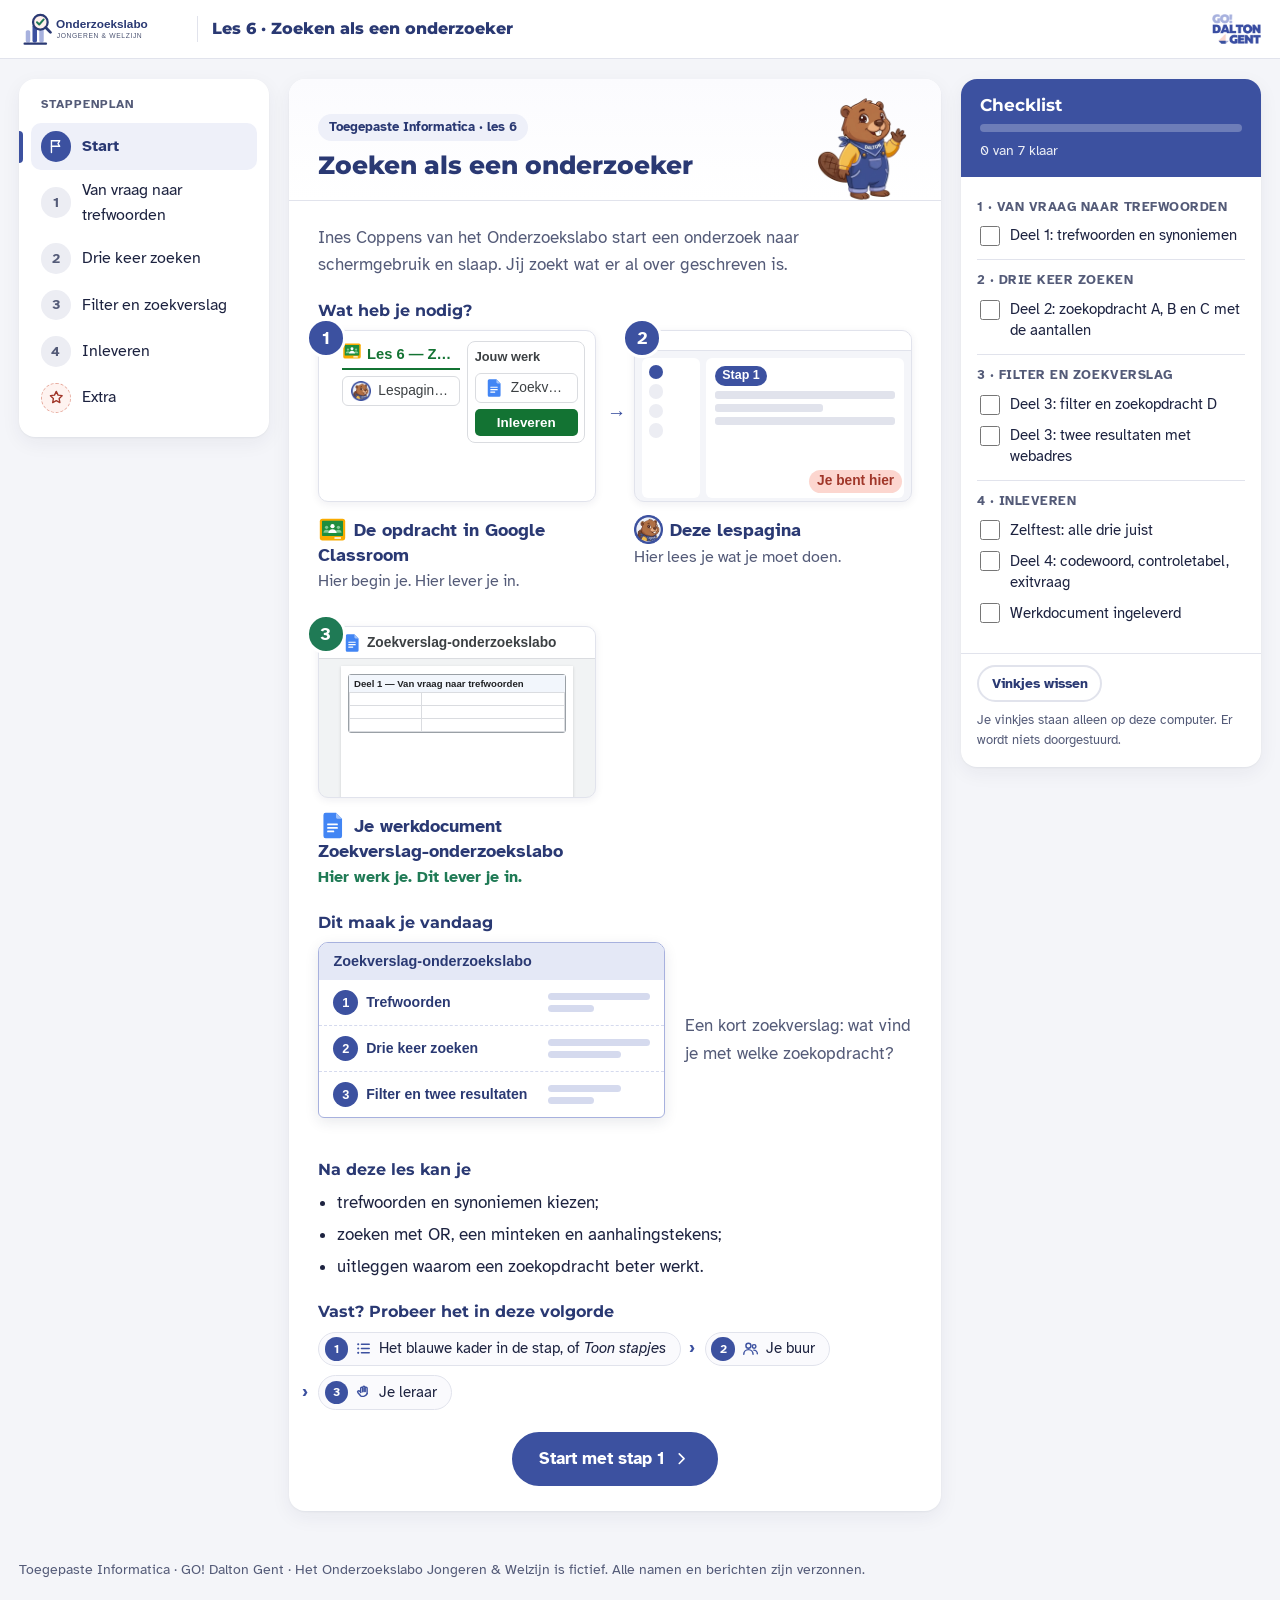
<file: index.html>
<!DOCTYPE html>
<html lang="nl-BE">
<head>
  <meta charset="UTF-8">
  <meta name="viewport" content="width=device-width, initial-scale=1">
  <title>Lespagina · Les 6 · Zoeken als een onderzoeker · Onderzoekslabo</title>
  <link rel="icon" href="assets/logos/lespagina-icon.png" type="image/png">
  <link rel="stylesheet" href="css/style.css">
</head>
<body data-storage="zoeken-labo_v1_" data-modus-start="kort" data-laatste-stap="4" data-ai-hulp="uit">

<!-- Pictogrammen: eenvoudige lijntekeningen, eigen werk. -->
<svg xmlns="http://www.w3.org/2000/svg" style="display:none">
  <symbol id="i-flag" viewBox="0 0 24 24"><path d="M5 21V4"/><path d="M5 4h12l-2.5 4 2.5 4H5"/></symbol>
  <symbol id="i-check" viewBox="0 0 24 24"><path d="M5 12.5l4.5 4.5L19 7.5"/></symbol>
  <symbol id="i-check-circle" viewBox="0 0 24 24"><circle cx="12" cy="12" r="9"/><path d="M8 12.5l2.7 2.7L16 10"/></symbol>
  <symbol id="i-list" viewBox="0 0 24 24"><path d="M9 6h11M9 12h11M9 18h11"/><path d="M4.5 6h.01M4.5 12h.01M4.5 18h.01" stroke-width="3"/></symbol>
  <symbol id="i-bulb" viewBox="0 0 24 24"><path d="M9 18h6M10 21h4"/><path d="M12 3a6 6 0 0 0-4 10.5c.7.7 1 1.5 1 2.5h6c0-1 .3-1.8 1-2.5A6 6 0 0 0 12 3z"/></symbol>
  <symbol id="i-alert" viewBox="0 0 24 24"><path d="M12 3.5l9.5 17h-19z"/><path d="M12 10v4.5M12 17.5h.01"/></symbol>
  <symbol id="i-users" viewBox="0 0 24 24"><circle cx="9" cy="8" r="3.5"/><path d="M2.5 20a6.5 6.5 0 0 1 13 0"/><circle cx="17" cy="9" r="2.5"/><path d="M16.5 14.2a5 5 0 0 1 5 5"/></symbol>
  <symbol id="i-send" viewBox="0 0 24 24"><path d="M12 15V3M7 8l5-5 5 5"/><path d="M4 14v6h16v-6"/></symbol>
  <symbol id="i-star" viewBox="0 0 24 24"><path d="M12 3.5l2.6 5.4 5.9.8-4.3 4.1 1 5.9L12 16.9l-5.2 2.8 1-5.9-4.3-4.1 5.9-.8z"/></symbol>
  <symbol id="i-hand" viewBox="0 0 24 24"><path d="M8 12V6a1.5 1.5 0 0 1 3 0v5"/><path d="M11 10.5V4.5a1.5 1.5 0 0 1 3 0v6"/><path d="M14 10.5V6a1.5 1.5 0 0 1 3 0v7.5"/><path d="M8 11.5l-1.5-1.5a1.6 1.6 0 0 0-2.3 2.3l3.6 4.2A6.5 6.5 0 0 0 17 13.5"/></symbol>
  <symbol id="i-left" viewBox="0 0 24 24"><path d="M15 6l-6 6 6 6"/></symbol>
  <symbol id="i-right" viewBox="0 0 24 24"><path d="M9 6l6 6-6 6"/></symbol>
  <symbol id="i-info" viewBox="0 0 24 24"><circle cx="12" cy="12" r="9"/><path d="M12 11v5.5M12 7.6h.01"/></symbol>
  <symbol id="i-lock" viewBox="0 0 24 24"><rect x="5" y="11" width="14" height="10" rx="2"/><path d="M8 11V8a4 4 0 0 1 8 0v3"/></symbol>
</svg>

<div class="teacher-banner">Leraarweergave: de roze kaders tonen waar je een screenshot kan plaatsen. Leerlingen zien die kaders niet.</div>

<header class="topbar">
  <div class="topbar-inner">
    <a class="brand" href="index.html" title="Naar het begin van de les">
      <img src="assets/onderzoekslabo-logo.svg" alt="Onderzoekslabo Jongeren &amp; Welzijn">
      <span class="brand-lesson">Les 6 · Zoeken als een onderzoeker</span>
    </a>
    <span class="topbar-spacer"></span>
    <img class="dalton-mark" src="assets/dalton-gent-logo.png" alt="GO! Dalton Gent">
  </div>
</header>

<div class="layout">

  <!-- ============ LINKS: de route ============ -->
  <nav class="route" aria-label="Stappenplan">
    <p class="route-title">Stappenplan</p>
    <button class="nav-btn" type="button" data-step="start"><span class="nav-num"><svg class="ic" aria-hidden="true"><use href="#i-flag"/></svg></span><span class="nav-lbl">Start</span></button>
    <button class="nav-btn" type="button" data-step="1"><span class="nav-num"><span class="nav-n">1</span><svg class="ic nav-check" aria-hidden="true"><use href="#i-check"/></svg></span><span class="nav-lbl">Van vraag naar trefwoorden</span></button>
    <button class="nav-btn" type="button" data-step="2"><span class="nav-num"><span class="nav-n">2</span><svg class="ic nav-check" aria-hidden="true"><use href="#i-check"/></svg></span><span class="nav-lbl">Drie keer zoeken</span></button>
    <button class="nav-btn" type="button" data-step="3"><span class="nav-num"><span class="nav-n">3</span><svg class="ic nav-check" aria-hidden="true"><use href="#i-check"/></svg></span><span class="nav-lbl">Filter en zoekverslag</span></button>
    <button class="nav-btn" type="button" data-step="4"><span class="nav-num"><span class="nav-n">4</span><svg class="ic nav-check" aria-hidden="true"><use href="#i-check"/></svg></span><span class="nav-lbl">Inleveren</span></button>
    <button class="nav-btn extra" type="button" data-step="extra"><span class="nav-num"><svg class="ic" aria-hidden="true"><use href="#i-star"/></svg></span><span class="nav-lbl">Extra</span></button>
  </nav>

  <!-- ============ MIDDEN: één stap tegelijk ============ -->
  <main id="main">

    <!-- ===== START ===== -->
    <section class="pane" id="pane-start" aria-labelledby="h-start">
      <article class="card">
        <header class="card-head met-mascotte">
          <div>
            <div class="tags"><span class="tag tag-where">Toegepaste Informatica · les 6</span></div>
            <h1 id="h-start">Zoeken als een onderzoeker</h1>
          </div>
          <img class="mascotte-kop" src="assets/mascotte/dalton_welkom.webp" alt="" width="120" height="120">
        </header>
        <div class="card-body">
          <p class="intro">Ines Coppens van het Onderzoekslabo start een onderzoek naar schermgebruik en slaap. Jij zoekt wat er al over geschreven is.</p>

          <h2 class="sec">Wat heb je nodig?</h2>
          <ol class="nodig">
            <li class="nodig-item">
              <div class="mock mock-opdracht" aria-hidden="true"><div class="mo-midden"><div class="mo-titel"><img class="logo" src="assets/logos/classroom.svg" alt="">Les 6 — Zoeken als een onderzoeker</div><div class="mo-chip"><img class="logo" src="assets/logos/lespagina.webp" alt=""><span>Lespagina · Les 6</span></div></div><div class="mo-werk"><div class="mo-werk-kop">Jouw werk</div><div class="mo-chip"><img class="logo" src="assets/logos/docs.svg" alt=""><span>Zoekverslag-onderzoekslabo</span></div><div class="mo-knop">Inleveren</div></div></div>
              <p class="nodig-naam"><img class="logo" src="assets/logos/classroom.svg" alt="">De opdracht in Google Classroom</p>
              <p class="nodig-uitleg">Hier begin je. Hier lever je in.</p>
            </li>
            <li class="nodig-item">
              <div class="mock mock-lespagina" aria-hidden="true">
                <div class="ml-balk"></div>
                <div class="ml-midden">
                  <div class="ml-route"><span></span><span></span><span></span><span></span></div>
                  <div class="ml-stap"><span class="ml-tag">Stap 1</span><span class="ml-lijn"></span><span class="ml-lijn kort"></span><span class="ml-lijn"></span></div>
                </div>
                <div class="ml-hier">Je bent hier</div>
              </div>
              <p class="nodig-naam"><img class="logo" src="assets/logos/lespagina.webp" alt="">Deze lespagina</p>
              <p class="nodig-uitleg">Hier lees je wat je moet doen.</p>
            </li>
            <li class="nodig-item inleveren">
              <div class="mock mock-werkdocument" aria-hidden="true">
                <div class="mw-balk"><img class="logo" src="assets/logos/docs.svg" alt="">Zoekverslag-onderzoekslabo</div>
                <div class="mw-blad">
                  <div class="mw-venster">
                    <div class="mw-kop">Deel 1 — Van vraag naar trefwoorden</div>
                    <div class="mw-rijen"><span></span><span></span><span></span><span></span><span></span><span></span></div>
                  </div>
                </div>
              </div>
              <p class="nodig-naam"><img class="logo" src="assets/logos/docs.svg" alt="">Je werkdocument Zoekverslag-onderzoekslabo</p>
              <p class="nodig-uitleg">Hier werk je. Dit lever je in.</p>
            </li>
          </ol>

          <h2 class="sec">Dit maak je vandaag</h2>
          <div class="vandaag">
            <div class="mailbouw" role="img" aria-label="Tekening van het zoekverslag in drie delen: 1 trefwoorden en synoniemen, 2 drie keer zoeken, 3 filter en twee resultaten.">
              <div class="mb-kop">Zoekverslag-onderzoekslabo</div>
              <div class="mb-rij"><span class="mb-naam"><b>1</b> Trefwoorden</span><span class="mb-balk"><i></i><i class="kort"></i></span></div>
              <div class="mb-rij"><span class="mb-naam"><b>2</b> Drie keer zoeken</span><span class="mb-balk"><i></i><i class="mid"></i></span></div>
              <div class="mb-rij"><span class="mb-naam"><b>3</b> Filter en twee resultaten</span><span class="mb-balk"><i class="mid"></i><i class="kort"></i></span></div>
            </div>
            <p>Een kort zoekverslag: wat vind je met welke zoekopdracht?</p>
          </div>

          <h2 class="sec">Na deze les kan je</h2>
          <ul class="doelen">
            <li>trefwoorden en synoniemen kiezen;</li>
            <li>zoeken met OR, een minteken en aanhalingstekens;</li>
            <li>uitleggen waarom een zoekopdracht beter werkt.</li>
          </ul>

          <h2 class="sec">Vast? Probeer het in deze volgorde</h2>
          <ol class="vast">
            <li><svg class="ic" aria-hidden="true"><use href="#i-list"/></svg><span>Het blauwe kader in de stap, of <em>Toon stapjes</em></span></li>
            <li><svg class="ic" aria-hidden="true"><use href="#i-users"/></svg><span>Je buur</span></li>
            <li><svg class="ic" aria-hidden="true"><use href="#i-hand"/></svg><span>Je leraar</span></li>
          </ol>

          <p class="start-cta"><button class="btn btn-primary" type="button" data-goto="1">Start met stap 1 <svg class="ic" aria-hidden="true"><use href="#i-right"/></svg></button></p>
        </div>
      </article>
    </section>


    <!-- ===== STAP 1 ===== -->
    <section class="pane" id="pane-1" aria-labelledby="h-1">
      <article class="card">
        <header class="card-head"><div class="tags"><span class="tag tag-step">Stap 1</span><span class="tag tag-where"><img class="logo" src="assets/logos/docs.svg" alt=""> Werkdocument, deel 1</span></div><h2 id="h-1">Van vraag naar trefwoorden</h2></header>
        <div class="card-body">
          <p class="intro">Je haalt de trefwoorden uit de vraag van Ines.</p>
          <div class="todo-box">
            <div class="todo-head"><h3><svg class="ic" aria-hidden="true"><use href="#i-list"/></svg> Wat moet je doen?</h3></div>
            <ol class="doe">
<li><span class="doe-tekst">Maak deel 1 in je werkdocument.</span><span class="naar-kader"><svg class="ic" aria-hidden="true"><use href="#i-info"/></svg>Gebruik de informatie uit het blauwe kader hieronder.</span></li>
<li><span class="doe-tekst">Kies nog twee trefwoorden uit de vraag.</span></li>
<li><span class="doe-tekst">Zoek bij elk trefwoord een synoniem.</span></li>
<li><span class="doe-tekst">Typ ze in de lichtblauwe vakken.</span><span class="sub">Eén woord per vak. Typ in het vak, niet ernaast.</span></li>
<li><span class="doe-tekst">Beantwoord vraag 2 in één zin.</span></li>
            </ol>
          </div>
          <div class="info" role="group" aria-labelledby="info-1">
            <div class="info-kop"><svg class="ic" aria-hidden="true"><use href="#i-info"/></svg><span class="info-soort">Info</span><h3 id="info-1">Van vraag naar trefwoorden</h3><span class="info-bij">bij deel 1</span></div>
            <div class="info-body"><ul><li><strong>Zoekmachine:</strong> zoekt op woorden. Typ dus geen hele vraag.</li><li><strong>Trefwoord:</strong> een belangrijk woord uit de vraag. Het zegt waarover je zoekt.</li><li><strong>Synoniem:</strong> een ander woord met dezelfde betekenis. Een Engels woord mag ook.</li><li><strong>Kleine woorden</strong> (als, ze, op, hun) laat je weg.</li></ul></div>
          </div>
          <div class="tip"><svg class="ic" aria-hidden="true"><use href="#i-bulb"/></svg><p><strong>Staat er een zin in je vak?</strong> Hou één woord over.</p></div>
        </div>
        <footer class="card-nav"><button class="btn" type="button" data-goto="start"><svg class="ic" aria-hidden="true"><use href="#i-left"/></svg> Start</button><button class="btn btn-primary" type="button" data-goto="2">Stap 2 <svg class="ic" aria-hidden="true"><use href="#i-right"/></svg></button></footer>
      </article>
    </section>


    <!-- ===== STAP 2 ===== -->
    <section class="pane" id="pane-2" aria-labelledby="h-2">
      <article class="card">
        <header class="card-head"><div class="tags"><span class="tag tag-step">Stap 2</span><span class="tag tag-where"><img class="logo" src="assets/logos/docs.svg" alt=""> Werkdocument, deel 2</span></div><h2 id="h-2">Drie keer zoeken</h2></header>
        <div class="card-body">
          <p class="intro">Je ziet wat elke zoekopdracht oplevert.</p>
          <div class="todo-box">
            <div class="todo-head"><h3><svg class="ic" aria-hidden="true"><use href="#i-list"/></svg> Wat moet je doen?</h3></div>
            <ol class="doe">
<li><span class="doe-tekst">Maak deel 2 in je werkdocument.</span><span class="naar-kader"><svg class="ic" aria-hidden="true"><use href="#i-info"/></svg>Gebruik de informatie uit het blauwe kader hieronder.</span></li>
<li><details class="stapjes"><summary><span class="doe-tekst">Open Google in een nieuw tabblad.</span><span class="stapjes-knop" aria-hidden="true"></span></summary>
<ol class="klein">
<li><p>Klik rechts van je tabbladen op het plusje.</p><div class="teken-tabs" role="img" aria-label="Tekening van de tabbladen bovenaan in Chrome: Google Classroom, Lespagina Les 6 en Zoekverslag-onderzoekslabo. Het plusje rechts ervan staat in een rood kader."><span class="tt-tab"><img class="logo" src="assets/logos/classroom.svg" alt="">Google Classroom</span><span class="tt-tab"><img class="logo" src="assets/logos/lespagina.webp" alt="">Lespagina · Les 6</span><span class="tt-tab actief"><img class="logo" src="assets/logos/docs.svg" alt="">Zoekverslag-onderzoekslabo</span><span class="tt-tab wijs" style="flex:0 0 auto">+</span></div></li>
<li><p>Typ <strong>google.com</strong> en druk op <strong>Enter</strong>.</p></li>
</ol>
</details></li>
<li><details class="stapjes"><summary><span class="doe-tekst">Zoek drie keer: A, B en C.</span><span class="stapjes-knop" aria-hidden="true"></span></summary>
<ol class="klein">
<li><p><strong>A</strong> · Kopieer de vraag van Ines uit je werkdocument. Plak ze in het zoekvak en druk op <strong>Enter</strong>.</p><div class="gzoek" role="img" aria-label="Tekening van het zoekvak van Google met de hele vraag: Slapen jongeren slechter als ze 's avonds op hun gsm zitten? Het zoekvak staat in een rood kader."><div class="gz-vak wijs">Slapen jongeren slechter als ze 's avonds op hun gsm zitten?</div></div><span class="sub">Tel de resultaten. Schrijf het getal bij A.</span></li>
<li><p><strong>B</strong> · Wis de vraag. Typ <strong>geen zin</strong> meer: alleen je drie trefwoorden uit deel 1. Zet <strong>OR</strong> tussen gsm en smartphone.</p><div class="gzoek" role="img" aria-label="Tekening van het zoekvak met slapen jongeren gsm OR smartphone. Slapen jongeren zijn je trefwoorden uit deel 1, gsm OR smartphone is een trefwoord OR zijn synoniem. Niet goed: nog de hele zin met OR erbij, of alleen gsm OR smartphone, want dan zoek je niet meer naar slaap en jongeren."><div class="gz-vak wijs">slapen jongeren gsm OR smartphone</div><ul class="gz-uitleg"><li><code>slapen jongeren</code> je trefwoorden uit deel 1</li><li><code>gsm OR smartphone</code> trefwoord OR synoniem</li></ul><ul class="gz-uitleg niet"><li><b>Niet:</b> <code>Slapen jongeren slechter als … gsm OR smartphone</code> nog een zin</li><li><b>Niet:</b> <code>gsm OR smartphone</code> dan zoek je niet naar slaap en jongeren</li></ul></div><span class="sub">Een voorbeeld: gebruik jouw trefwoorden uit deel 1.</span></li>
<li><p><strong>C</strong> · Laat B staan. Zet er een woordgroep tussen aanhalingstekens en een woord met een minteken achter.</p><div class="gzoek" role="img" aria-label="Tekening van het zoekvak met zoekopdracht B, daarachter blauw licht tussen aanhalingstekens en -kopen. Blauw licht tussen aanhalingstekens: die woorden staan verplicht in elk resultaat, precies zo. -kopen toont geen pagina's met kopen."><div class="gz-vak wijs">slapen jongeren gsm OR smartphone "blauw licht" -kopen</div><ul class="gz-uitleg"><li><code>slapen jongeren gsm OR smartphone</code> zoekopdracht B</li><li><code>"blauw licht"</code> precies deze woorden, verplicht in elk resultaat</li><li><code>-kopen</code> geen pagina's met kopen</li></ul></div><span class="sub">Dit voorbeeld mag je overnemen.</span></li>
</ol>
</details></li>
<li><details class="stapjes"><summary><span class="doe-tekst">Tel na elke zoekopdracht de resultaten.</span><span class="stapjes-knop" aria-hidden="true"></span></summary>
<ol class="klein">
<li><p>Kijk naar de eerste 5 gewone resultaten. Sla het AI-overzicht en de advertenties over.</p><div class="gres" role="img" aria-label="Tekening van een pagina met zoekresultaten. Boven staan het AI-overzicht en een advertentie met Gesponsord: die tellen niet mee. Eronder staan gewone resultaten: die tellen wel mee."><div class="gr-blok nee"><span class="gr-naam">AI-overzicht <span>telt niet</span></span><i class="gr-lijn"></i><i class="gr-lijn kort"></i></div><div class="gr-blok nee"><span class="gr-naam">Gesponsord <span>telt niet</span></span><i class="gr-lijn"></i><i class="gr-lijn kort"></i></div><div class="gr-blok ja"><span class="gr-naam">Gewoon resultaat 1 <span>telt</span></span><i class="gr-lijn"></i><i class="gr-lijn kort"></i></div><div class="gr-blok ja"><span class="gr-naam">Gewoon resultaat 2 <span>telt</span></span><i class="gr-lijn"></i><i class="gr-lijn kort"></i></div></div></li>
<li><p>Gaat een resultaat over slaap én schermen én jongeren? Dan telt het.</p></li>
<li><p>Schrijf in deel 2 wat je typte en het getal (0 tot 5).</p><div class="zv-tabel" role="img" aria-label="Tekening van de tabel van deel 2, ingevuld als voorbeeld. Rij A: de hele vraag, 1. Rij B: slapen jongeren gsm OR smartphone, 3. Rij C: slapen jongeren gsm OR smartphone, blauw licht tussen aanhalingstekens, -kopen, 4."><div class="zv-rij"><span></span><span>Wat typte je?</span><span>0–5</span></div><div class="zv-rij"><span>A</span><span class="grijs">Slapen jongeren slechter als ze 's avonds op hun gsm zitten?</span><span class="vak">1</span></div><div class="zv-rij"><span>B</span><span class="vak">slapen jongeren gsm OR smartphone</span><span class="vak">3</span></div><div class="zv-rij"><span>C</span><span class="vak">slapen jongeren gsm OR smartphone "blauw licht" -kopen</span><span class="vak">4</span></div></div><span class="sub">Een voorbeeld: jouw getallen mogen anders zijn.</span></li>
</ol>
</details><span class="sub">Je buur telt misschien andere resultaten: dat is normaal.</span></li>
<li><span class="doe-tekst">Beantwoord vraag 2 over je minteken.</span></li>
            </ol>
          </div>
          <div class="info" role="group" aria-labelledby="info-2">
            <div class="info-kop"><svg class="ic" aria-hidden="true"><use href="#i-info"/></svg><span class="info-soort">Info</span><h3 id="info-2">Zo typ je het in Google</h3><span class="info-bij">bij deel 2</span></div>
            <div class="info-body"><ul><li><strong>Alle woorden erin:</strong> een spatie tussen de woorden: <code>slaap jongeren</code></li><li><strong>Een van twee woorden:</strong> OR in hoofdletters ertussen: <code>gsm OR smartphone</code></li><li><strong>Een woord niet:</strong> een minteken vlak voor het woord, zonder spatie: <code>-app</code></li><li><strong>Precies deze woorden:</strong> tussen aanhalingstekens: <code>"blauw licht"</code><br>Deze woorden moeten <span class="verplicht">verplicht</span> in elk zoekresultaat staan, precies zo.</li></ul></div>
          </div>
          <div class="tip"><svg class="ic" aria-hidden="true"><use href="#i-bulb"/></svg><p><strong>Staat er bovenaan een AI-overzicht?</strong> Tel het niet mee.</p></div>
        </div>
        <footer class="card-nav"><button class="btn" type="button" data-goto="1"><svg class="ic" aria-hidden="true"><use href="#i-left"/></svg> Stap 1</button><button class="btn btn-primary" type="button" data-goto="3">Stap 3 <svg class="ic" aria-hidden="true"><use href="#i-right"/></svg></button></footer>
      </article>
    </section>


    <!-- ===== STAP 3 ===== -->
    <section class="pane" id="pane-3" aria-labelledby="h-3">
      <article class="card">
        <header class="card-head"><div class="tags"><span class="tag tag-step">Stap 3</span><span class="tag tag-where"><img class="logo" src="assets/logos/docs.svg" alt=""> Werkdocument, deel 3</span></div><h2 id="h-3">Filter en zoekverslag</h2></header>
        <div class="card-body">
          <p class="intro">Een filter laat maar een deel van de resultaten zien.</p>
          <div class="todo-box">
            <div class="todo-head"><h3><svg class="ic" aria-hidden="true"><use href="#i-list"/></svg> Wat moet je doen?</h3></div>
            <ol class="doe">
<li><span class="doe-tekst">Maak deel 3 in je werkdocument.</span><span class="naar-kader"><svg class="ic" aria-hidden="true"><use href="#i-info"/></svg>Gebruik de informatie uit het blauwe kader hieronder.</span></li>
<li><details class="stapjes"><summary><span class="doe-tekst">Kies een filter onder <span class="ui">Tools</span>.</span><span class="stapjes-knop" aria-hidden="true"></span></summary>
<ol class="klein">
<li><p>Zoek je beste zoekopdracht. Klik onder het zoekvak op <span class="ui">Tools</span>.</p><div class="gzoek" role="img" aria-label="Tekening van het zoekvak van Google met daaronder de tabs Alle, Afbeeldingen, Video's, Nieuws en Tools. Tools staat in een rood kader."><div class="gz-vak">slaap jongeren gsm OR smartphone</div><div class="gz-tabs"><span class="aan">Alle</span><span>Afbeeldingen</span><span>Video's</span><span>Nieuws</span><span class="wijs">Tools</span></div></div></li>
<li><p>Klik op <span class="ui">Elke periode</span>.</p><div class="gzoek" role="img" aria-label="Tekening van het menu van Tools met Elke taal, Elke periode in een rood kader, Alle resultaten en Geavanceerd zoeken."><div class="gz-lijst"><div>Elke taal</div><div class="wijs">Elke periode</div><div>Alle resultaten</div><div>Geavanceerd zoeken</div></div></div></li>
<li><p>Kies <span class="ui">Afgelopen jaar</span>.</p><div class="gzoek" role="img" aria-label="Tekening van de lijst met periodes: Elke periode, Afgelopen uur, Afgelopen 24 uur, Afgelopen week, Afgelopen maand, Afgelopen jaar in een rood kader, en Aangepaste periode."><div class="gz-lijst"><div>Elke periode</div><div>Afgelopen uur</div><div>Afgelopen 24 uur</div><div>Afgelopen week</div><div>Afgelopen maand</div><div class="wijs">Afgelopen jaar</div><div>Aangepaste periode…</div></div></div></li>
</ol>
</details><span class="sub">Weer weg: klik onder <span class="ui">Tools</span> op <span class="ui">Wissen</span>.</span></li>
<li><details class="stapjes"><summary><span class="doe-tekst">Kopieer het webadres van twee resultaten.</span><span class="stapjes-knop" aria-hidden="true"></span></summary>
<ol class="klein">
<li><p>Klik op een bruikbaar resultaat.</p></li>
<li><p>Klik bovenaan in de adresbalk. Het hele adres wordt blauw.</p><div class="adresbalk" role="img" aria-label="Tekening van de adresbalk van Chrome met het webadres van een pagina, blauw geselecteerd, in een rood kader."><span class="ab-pijlen">&larr; &rarr; &#8635;</span><span class="ab-vak wijs"><span class="ab-adres">www.voorbeeld.be/slaap-en-schermen</span></span></div></li>
<li><p>Druk op <strong>Ctrl</strong> + <strong>C</strong>.</p></li>
<li><p>Klik in deel 3 in het vak onder <em>Webadres</em>. Druk op <strong>Ctrl</strong> + <strong>V</strong>.</p></li>
</ol>
</details></li>
<li><span class="doe-tekst">Leg uit of D beter werkt dan A.</span></li>
            </ol>
          </div>
          <div class="info" role="group" aria-labelledby="info-3">
            <div class="info-kop"><svg class="ic" aria-hidden="true"><use href="#i-info"/></svg><span class="info-soort">Info</span><h3 id="info-3">Een filter en een bruikbaar resultaat</h3><span class="info-bij">bij deel 3</span></div>
            <div class="info-body"><ul><li><strong>Filter:</strong> een keuze onder het zoekvak die maar een deel van de resultaten toont, bv. alleen het afgelopen jaar.</li><li><strong>Bruikbaar:</strong> het resultaat gaat over slaap én schermen.</li><li><strong>Webadres:</strong> het adres van de pagina zelf, bovenaan in de adresbalk.</li></ul></div>
          </div>
          <div class="tip"><svg class="ic" aria-hidden="true"><use href="#i-bulb"/></svg><p><strong>Begint je webadres met google.com?</strong> Klik eerst op het resultaat. Kopieer dan het adres.</p></div>
        </div>
        <footer class="card-nav"><button class="btn" type="button" data-goto="2"><svg class="ic" aria-hidden="true"><use href="#i-left"/></svg> Stap 2</button><button class="btn btn-primary" type="button" data-goto="4">Inleveren <svg class="ic" aria-hidden="true"><use href="#i-right"/></svg></button></footer>
      </article>
    </section>


    <!-- ===== STAP 4 ===== -->
    <section class="pane" id="pane-4" aria-labelledby="h-4">
      <article class="card">
        <header class="card-head met-mascotte">
          <div>
            <div class="tags"><span class="tag tag-step">Stap 4</span><span class="tag tag-where"><svg class="ic" aria-hidden="true"><use href="#i-send"/></svg> Inleveren</span><span class="tag tag-where"><img class="logo" src="assets/logos/docs.svg" alt=""> Werkdocument, deel 4</span></div>
            <h2 id="h-4">Inleveren</h2>
          </div>
          <img class="mascotte-kop" src="assets/mascotte/dalton_inleveren.webp" alt="" width="120" height="120">
        </header>
        <div class="card-body">
          <p class="intro">Beantwoord eerst de drie vragen: zijn ze allemaal juist, dan zie je hoe je inlevert.</p>
          <div class="quiz">
            <div class="quiz-q" data-ok="Juist. OR zegt: het ene woord, het andere woord, of allebei. Zo vind je meer." data-nok="Nog niet. Kijk in stap 2 in het blauwe kader: wat doet OR?">
              <p>1. Waarom zet je OR tussen gsm en smartphone?</p>
              <div class="opts">
                <button type="button" data-right>Zo vind je pagina's met het ene of het andere woord</button>
                <button type="button">Zo vind je alleen pagina's met allebei de woorden</button>
                <button type="button">Zo vind je geen pagina's met smartphone</button>
              </div>
              <p class="feedback" role="status"></p>
            </div>
            <div class="quiz-q" data-ok="Juist. Het minteken staat vlak voor het woord, zonder spatie." data-nok="Nog niet. Kijk in stap 2 in het blauwe kader: waar staat het minteken?">
              <p>2. Welke zoekopdracht sluit pagina's over baby's uit?</p>
              <div class="opts">
                <button type="button">slaap jongeren - baby</button>
                <button type="button" data-right>slaap jongeren -baby</button>
                <button type="button">slaap jongeren NOT baby</button>
              </div>
              <p class="feedback" role="status"></p>
            </div>
            <div class="quiz-q" data-ok="Juist. Het AI-overzicht en de advertenties tel je niet mee." data-nok="Nog niet. Kijk in stap 2 naar de tip: wat tel je niet mee?">
              <p>3. Je telt de eerste 5 resultaten. Wat tel je niet mee?</p>
              <div class="opts">
                <button type="button">Een resultaat van een krant</button>
                <button type="button" data-right>Het AI-overzicht</button>
                <button type="button">Een resultaat van een school</button>
              </div>
              <p class="feedback" role="status"></p>
            </div>
          </div>
          <p class="slot" aria-live="polite" data-codewoord="TREFWOORD"><svg class="ic ic-dicht" aria-hidden="true"><use href="#i-lock"/></svg><svg class="ic ic-open" aria-hidden="true"><use href="#i-check-circle"/></svg><span class="slot-tekst">Beantwoord de drie vragen hierboven juist. Dan zie je hier hoe je inlevert.</span></p>
          <div class="todo-box" data-na-zelftest="c4z">
            <div class="todo-head"><h3><svg class="ic" aria-hidden="true"><use href="#i-list"/></svg> Wat moet je doen?</h3></div>
            <ol class="doe">
<li><span class="doe-tekst">Maak deel 4 in je werkdocument.</span><span class="sub">Het codewoord staat in de groene regel hierboven.</span></li>
<li><details class="stapjes"><summary><span class="doe-tekst">Lever in.</span><span class="stapjes-knop" aria-hidden="true"></span></summary>
<ol class="klein">
<li><p>Klik bovenaan op het tabblad <strong class="met-logo"><img class="logo" src="assets/logos/classroom.svg" alt="">Google Classroom</strong>.</p><div class="teken-tabs" role="img" aria-label="Tekening van de tabbladen bovenaan in Chrome. Het tabblad Google Classroom staat in een rood kader."><span class="tt-tab wijs"><img class="logo" src="assets/logos/classroom.svg" alt="">Google Classroom</span><span class="tt-tab"><img class="logo" src="assets/logos/lespagina.webp" alt="">Lespagina · Les 6</span><span class="tt-tab actief"><img class="logo" src="assets/logos/docs.svg" alt="">Zoekverslag-onderzoekslabo</span></div></li>
<li><p>Zoek rechts, bij <strong>Jouw werk</strong>, de knop <span class="ui">Inleveren</span>. Klik erop.</p></li>
<li><p>Klik in het venster <em>Je werk inleveren?</em> nog eens op <span class="ui">Inleveren</span>.<span class="sub">Daarna staat er rechts <em>Ingeleverd</em>.</span></p></li>
</ol>
</details></li>
            </ol>
            <figure class="clip"><video src="assets/video/inleveren.mp4" poster="assets/video/inleveren.jpg" autoplay loop muted playsinline controls preload="metadata" aria-label="Filmpje: rechts, bij Jouw werk, op Inleveren klikken; in het venster Je werk inleveren? nog eens op Inleveren klikken; daarna staat er Ingeleverd."></video><figcaption>Filmpje van 10 seconden: zo lever je in. Het is een andere opdracht, de knoppen zijn dezelfde.</figcaption></figure>
          </div>
        </div>
        <footer class="card-nav"><button class="btn" type="button" data-goto="3"><svg class="ic" aria-hidden="true"><use href="#i-left"/></svg> Stap 3</button><button class="btn btn-primary" type="button" data-goto="extra">Extra <svg class="ic" aria-hidden="true"><use href="#i-right"/></svg></button></footer>
      </article>
    </section>


    <!-- ===== EXTRA ===== -->
    <section class="pane" id="pane-extra" aria-labelledby="h-extra">
      <article class="card">
        <header class="card-head"><div class="tags"><span class="tag tag-extra">Extra · niet verplicht</span></div><h2 id="h-extra">Zoeken in het Engels</h2></header>
        <div class="card-body">
          <p class="intro">Alleen als je ingeleverd hebt en tijd over hebt. Het telt niet mee.</p>
          <div class="todo-box">
            <div class="todo-head"><h3><svg class="ic" aria-hidden="true"><use href="#i-list"/></svg> Wat moet je doen?</h3></div>
            <ol class="doe">
<li><span class="doe-tekst">Maak het Extra in je werkdocument.</span><span class="sub">Je hoeft niet opnieuw in te leveren.</span></li>
            </ol>
          </div>
        </div>
        <footer class="card-nav"><button class="btn" type="button" data-goto="4"><svg class="ic" aria-hidden="true"><use href="#i-left"/></svg> Inleveren</button><button class="btn" type="button" data-goto="start">Naar het begin</button></footer>
      </article>
    </section>

  </main>

  <!-- ============ RECHTS: de checklist ============ -->
  <aside class="checklist leeg" id="checklist" aria-labelledby="h-cl">
    <div class="cl-head">
      <h2 id="h-cl">Checklist</h2>
      <div class="cl-bar" role="progressbar" aria-label="Voortgang" aria-valuemin="0" aria-valuemax="100" aria-valuenow="0"><div class="cl-fill" id="clFill"></div></div>
      <p class="cl-count" id="clCount">0 van 0 klaar</p>
    </div>
    <div class="cl-body">
      <div class="cl-group" data-step="1"><h3>1 · Van vraag naar trefwoorden</h3>
        <label class="cl-item"><input type="checkbox" id="c1a"><span>Deel 1: trefwoorden en synoniemen</span></label>
      </div>
      <div class="cl-group" data-step="2"><h3>2 · Drie keer zoeken</h3>
        <label class="cl-item"><input type="checkbox" id="c2a"><span>Deel 2: zoekopdracht A, B en C met de aantallen</span></label>
      </div>
      <div class="cl-group" data-step="3"><h3>3 · Filter en zoekverslag</h3>
        <label class="cl-item"><input type="checkbox" id="c3a"><span>Deel 3: filter en zoekopdracht D</span></label>
        <label class="cl-item"><input type="checkbox" id="c3b"><span>Deel 3: twee resultaten met webadres</span></label>
      </div>
      <div class="cl-group" data-step="4"><h3>4 · Inleveren</h3>
        <label class="cl-item"><input type="checkbox" id="c4z"><span>Zelftest: alle drie juist</span></label>
        <label class="cl-item"><input type="checkbox" id="c4a"><span>Deel 4: codewoord, controletabel, exitvraag</span></label>
        <label class="cl-item"><input type="checkbox" id="c4b"><span>Werkdocument ingeleverd</span></label>
      </div>
    </div>
    <div class="cl-foot">
      <button class="btn cl-toggle" type="button" id="clToggle" aria-expanded="false">Toon alles</button>
      <button class="btn" type="button" id="btnReset">Vinkjes wissen</button>
      <p class="cl-note">Je vinkjes staan alleen op deze computer. Er wordt niets doorgestuurd.</p>
    </div>
  </aside>
</div>

<!-- ============ Klaar! ============ -->
<div class="klaar-overlay" id="klaar" role="dialog" aria-modal="true" aria-labelledby="h-klaar" hidden>
  <div class="klaar-card">
    <img class="mascotte-klaar" src="assets/mascotte/dalton_succes.webp" alt="" width="150" height="150">
    <h2 id="h-klaar">Je zoekverslag is klaar!</h2>
    <p>Alles is afgevinkt en ingeleverd. Heb je nog tijd? Probeer dan het <strong>Extra</strong>.</p>
    <button class="btn btn-primary" type="button" id="klaarSluit">Sluiten</button>
  </div>
</div>

<footer class="site">
  Toegepaste Informatica · GO! Dalton Gent · Het Onderzoekslabo Jongeren &amp; Welzijn is fictief. Alle namen en berichten zijn verzonnen.
</footer>

<script src="js/script.js"></script>
</body>
</html>
</file>
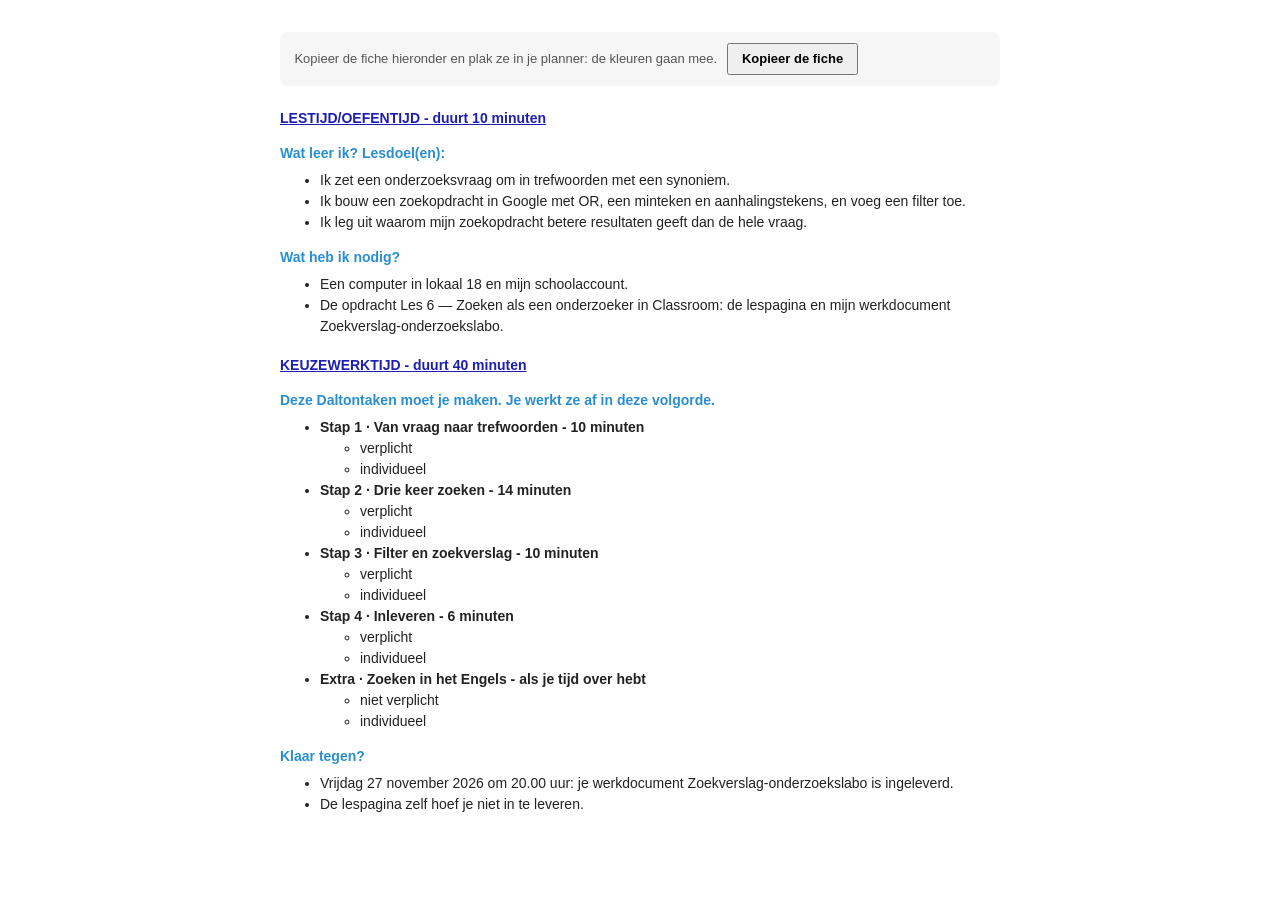
<file: dalton-lesfiche.html>
<!DOCTYPE html>
<html lang="nl-BE">
<head>
<meta charset="UTF-8">
<meta name="viewport" content="width=device-width, initial-scale=1">
<title>Dalton-lesfiche · 3MWWE · Les 6 — Zoeken als een onderzoeker</title>
<!--
  Dalton-lesfiche voor de leerlingen, in de kleurcode van het Dalton-sjabloon:
    tijdsblokken  #1D1FB4  vet + onderlijnd
    tussenkoppen  #288ED4  vet
    tekst         #222222  (taaktitels vet)
  De opmaak staat INLINE, zodat ze meekomt als je kopieert en plakt in je planner.
  Keuzewerktijd = 50 minuten - instructietijd.
-->
<style>
  body { margin: 2rem auto; max-width: 720px; padding: 0 1rem; background: #fff; }
  .uitleg { font: 13px/1.5 Arial, sans-serif; color: #555; background: #f6f6f6; border-radius: 8px; padding: .7rem .9rem; margin-bottom: 1.4rem; }
  .uitleg button { font: inherit; font-weight: bold; margin-left: .4rem; padding: .25rem .8rem; cursor: pointer; }
</style>
</head>
<body>

<p class="uitleg">Kopieer de fiche hieronder en plak ze in je planner: de kleuren gaan mee.
  <button type="button" id="kopieer">Kopieer de fiche</button> <span id="gemeld"></span></p>

<div id="fiche" style="font-family: 'Open Sans', Arial, sans-serif; font-size: 14px; line-height: 1.5; color: #222222;">
  <p style="margin: 0 0 14px;"><span style="color: #1D1FB4; font-weight: bold; text-decoration: underline;">LESTIJD/OEFENTIJD - duurt 10 minuten</span></p>

  <p style="margin: 0 0 6px; color: #288ED4; font-weight: bold;">Wat leer ik? Lesdoel(en):</p>
  <ul style="margin: 0 0 14px; list-style-type: disc;">
    <li>Ik zet een onderzoeksvraag om in trefwoorden met een synoniem.</li>
    <li>Ik bouw een zoekopdracht in Google met OR, een minteken en aanhalingstekens, en voeg een filter toe.</li>
    <li>Ik leg uit waarom mijn zoekopdracht betere resultaten geeft dan de hele vraag.</li>
  </ul>

  <p style="margin: 0 0 6px; color: #288ED4; font-weight: bold;">Wat heb ik nodig?</p>
  <ul style="margin: 0 0 18px; list-style-type: disc;">
    <li>Een computer in lokaal 18 en mijn schoolaccount.</li>
    <li>De opdracht Les 6 — Zoeken als een onderzoeker in Classroom: de lespagina en mijn werkdocument Zoekverslag-onderzoekslabo.</li>
  </ul>

  <p style="margin: 0 0 14px;"><span style="color: #1D1FB4; font-weight: bold; text-decoration: underline;">KEUZEWERKTIJD - duurt 40 minuten</span></p>

  <p style="margin: 0 0 6px; color: #288ED4; font-weight: bold;">Deze Daltontaken moet je maken. Je werkt ze af in deze volgorde.</p>
  <ul style="margin: 0 0 14px; list-style-type: disc;">
    <li><strong>Stap 1 · Van vraag naar trefwoorden - 10 minuten</strong>
      <ul style="list-style-type: circle;"><li>verplicht</li><li>individueel</li></ul></li>
    <li><strong>Stap 2 · Drie keer zoeken - 14 minuten</strong>
      <ul style="list-style-type: circle;"><li>verplicht</li><li>individueel</li></ul></li>
    <li><strong>Stap 3 · Filter en zoekverslag - 10 minuten</strong>
      <ul style="list-style-type: circle;"><li>verplicht</li><li>individueel</li></ul></li>
    <li><strong>Stap 4 · Inleveren - 6 minuten</strong>
      <ul style="list-style-type: circle;"><li>verplicht</li><li>individueel</li></ul></li>
    <li><strong>Extra · Zoeken in het Engels - als je tijd over hebt</strong>
      <ul style="list-style-type: circle;"><li>niet verplicht</li><li>individueel</li></ul></li>
  </ul>

  <p style="margin: 0 0 6px; color: #288ED4; font-weight: bold;">Klaar tegen?</p>
  <ul style="margin: 0; list-style-type: disc;">
    <li>Vrijdag 27 november 2026 om 20.00 uur: je werkdocument Zoekverslag-onderzoekslabo is ingeleverd.</li>
    <li>De lespagina zelf hoef je niet in te leveren.</li>
  </ul>
</div>

<script>
  // Kopieert de fiche MET opmaak (kleuren, vet, onderlijnd) naar het klembord.
  // 1) moderne klembordfunctie met HTML, 2) oudere manier, 3) anders: fiche selecteren.
  var knop = document.getElementById('kopieer'), melding = document.getElementById('gemeld');
  var fiche = document.getElementById('fiche');
  function selecteer() {
    var bereik = document.createRange(); bereik.selectNodeContents(fiche);
    var sel = window.getSelection(); sel.removeAllRanges(); sel.addRange(bereik);
  }
  function oudeManier() {
    selecteer();
    var gelukt = false;
    try { gelukt = document.execCommand('copy'); } catch (e) { gelukt = false; }
    melding.textContent = gelukt ? 'Gekopieerd. Plak het in je planner.'
                                 : 'De fiche is geselecteerd: druk nu op Cmd + C (of Ctrl + C).';
  }
  knop.addEventListener('click', function () {
    if (navigator.clipboard && window.ClipboardItem) {
      var item = new ClipboardItem({
        'text/html': new Blob([fiche.outerHTML], { type: 'text/html' }),
        'text/plain': new Blob([fiche.innerText], { type: 'text/plain' })
      });
      navigator.clipboard.write([item]).then(function () {
        melding.textContent = 'Gekopieerd. Plak het in je planner.';
      }, oudeManier);
    } else {
      oudeManier();
    }
  });
</script>
</body>
</html>
</file>
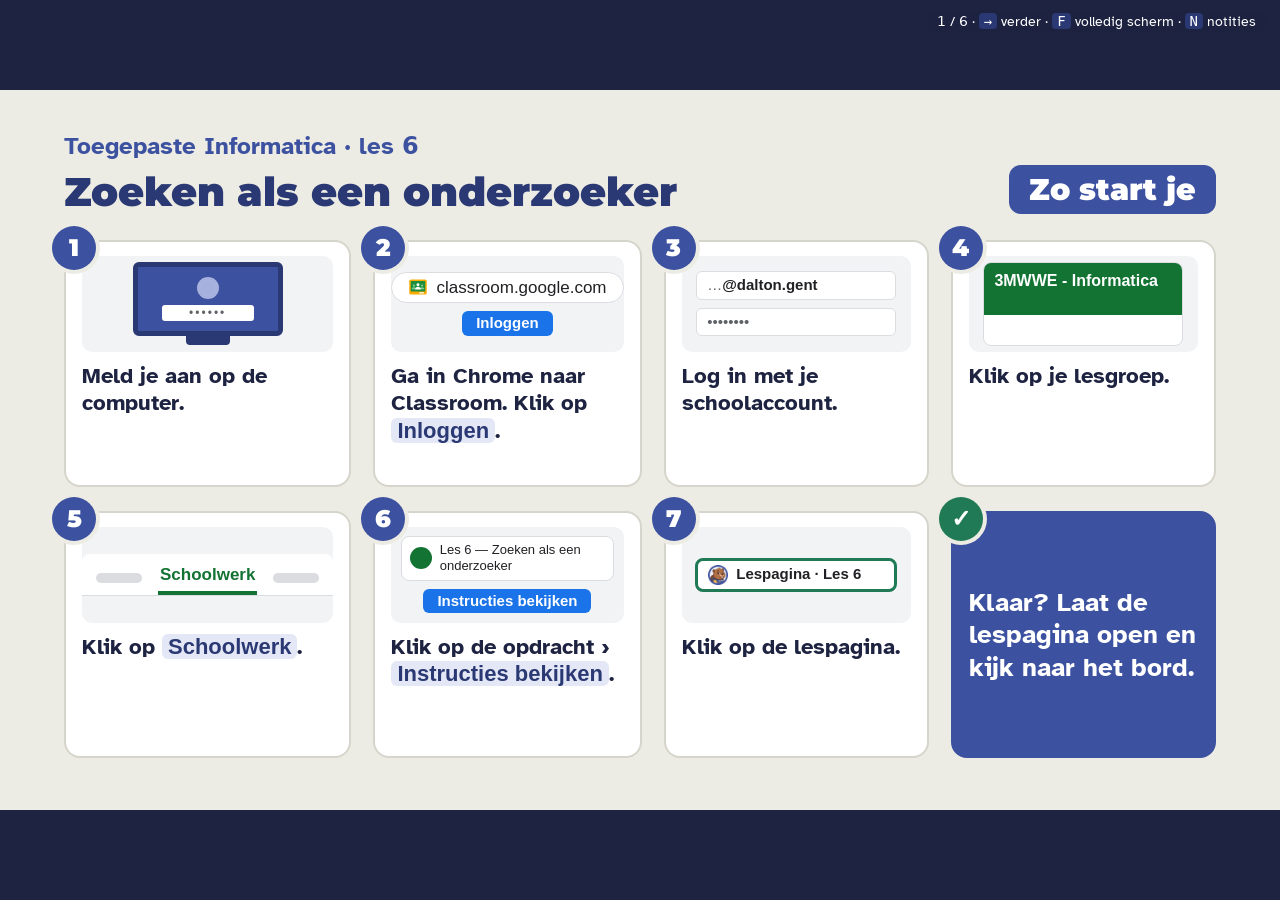
<file: presentatie.html>
<!DOCTYPE html>
<html lang="nl-BE">
<head>
  <meta charset="UTF-8">
  <meta name="viewport" content="width=device-width, initial-scale=1">
  <title>Zoeken als een onderzoeker · dia's · Onderzoekslabo</title>
  <link rel="icon" href="assets/onderzoekslabo-icon.svg" type="image/svg+xml">
  <link rel="stylesheet" href="css/slides.css">
  <style>
    .klok { font-size: 22px; color: #4D5573; }
    .compact .two { flex: 0 0 auto; }
    .compact .panel p { margin-bottom: 10px; }
    .compact .panel p:last-child { margin-bottom: 0; }
    .steps1 { margin: 0; padding-left: 1.2em; }
    .steps1 li { font-size: 27px; margin-bottom: 10px; }
    .steps1 li:last-child { margin-bottom: 0; }
    .compact .steps1 li { font-size: 24px; margin-bottom: 5px; }
    .qhead { font-size: 26px; font-weight: 700; margin: 0 0 6px; line-height: 1.3; }
    .qcol .opt { font-size: 24px; padding: 7px 16px; }
    .slide[data-answer] .answer { margin-top: 10px; padding: 10px 16px; font-size: 23px; }
    /* dia 3: de opdracht van Ines en het zoekverslag als skelet */
    .ines { background: #FFFDF3; border: 2px solid #E3D9A8; border-left: 8px solid #E0B94A; border-radius: 12px; padding: 14px 20px; font-size: 24px; line-height: 1.3; }
    .ines b { color: var(--navy-deep); display: block; margin-bottom: 8px; font-size: 22px; }
    .ines p { margin: 0 0 8px; }
    .ines p:last-child { margin-bottom: 0; }
    .ines .vr { font-weight: 700; font-size: 26px; }
    .bouw { background: #fff; border: 2px solid #A7B1DE; border-radius: 12px; overflow: hidden; font-family: Arial, Helvetica, sans-serif; box-shadow: 0 8px 24px rgba(29,35,64,.14); }
    .bouw .bk { background: #E4E8F6; color: var(--navy-deep); font-weight: 700; font-size: 24px; padding: 10px 18px; }
    .bouw .br { display: grid; grid-template-columns: 300px 1fr; gap: 16px; align-items: center; padding: 14px 18px; border-bottom: 2px dashed #D5DAEE; }
    .bouw .br:last-child { border-bottom: 0; }
    .bouw .bn { display: flex; align-items: center; gap: 12px; font-weight: 700; font-size: 23px; color: var(--navy-deep); line-height: 1.2; }
    .bouw .bn b { flex: none; width: 38px; height: 38px; border-radius: 50%; background: var(--navy); color: #fff; display: flex; align-items: center; justify-content: center; font-size: 21px; }
    .bouw .bb i { display: block; height: 11px; border-radius: 6px; background: #D5DAEE; margin: 8px 0; }
    .bouw .bb i.kort { width: 45%; } .bouw .bb i.mid { width: 72%; }
    .kijk { font-size: 22px; color: #4D5573; margin: 10px 0 0; }
    /* dia 4: de demo. Een tekening van Google, links; de stappen rechts. Kijk naar het rode kader. */
    .demo { display: grid; grid-template-columns: 560px 1fr; gap: 40px; align-items: start; margin-top: 6px; }
    .wijs { box-shadow: 0 0 0 3px #fff, 0 0 0 7px #C5221F; position: relative; }
    .gs { background: #fff; border: 1px solid #DADCE0; border-radius: 14px; box-shadow: 0 4px 16px rgba(60,64,67,.28); padding: 22px 26px; font-family: "Segoe UI", Arial, sans-serif; color: #1F1F1F; }
    .gs-vak { border: 2px solid #DADCE0; border-radius: 34px; padding: 12px 22px; font-size: 25px; box-shadow: 0 1px 6px rgba(60,64,67,.25); overflow-wrap: anywhere; }
    .gs-vak.wijs { box-shadow: 0 0 0 3px #fff, 0 0 0 7px #C5221F; }
    .gs-tel { margin: 16px 0 0; font-size: 23px; color: #5F6368; }
    .gs-blok { margin-top: 12px; border: 2px dashed #DADCE0; border-radius: 8px; padding: 8px 14px; font-size: 22px; color: #5F6368; background: #F8F9FA; }
    .gs-blok.ja { border-style: solid; color: #1F1F1F; background: #fff; }
    .demo .steps1 li { font-size: 28px; margin-bottom: 16px; }
    .demo .zo { font-size: 22px; color: #4D5573; margin: 4px 0 0; }
    .ui { font-weight: 700; color: var(--navy-deep); background: var(--peri-soft); padding: 0 8px; border-radius: 6px; white-space: nowrap; }
    code { font-family: Consolas, "Courier New", monospace; background: var(--peri-soft); padding: 0 6px; border-radius: 5px; }
  </style>
</head>
<body>
<div class="hud"><span id="counter"></span> · <kbd>→</kbd> verder · <kbd>F</kbd> volledig scherm · <kbd>N</kbd> notities</div>
<div class="deck"><div class="stage">

<!-- 1 · vaste startdia -->
<section class="slide start">
  <div class="start-kop">
    <div>
      <p class="kicker">Toegepaste Informatica · les 6</p>
      <h1>Zoeken als een onderzoeker</h1>
    </div>
    <span class="start-zo">Zo start je</span>
  </div>
  <ol class="startroute">
    <li><div class="sr-beeld"><div class="pc-scherm"><span class="pc-avatar"></span><span class="pc-veld">••••••</span></div><div class="pc-voet"></div></div><span class="sr-tekst">Meld je aan op de computer.</span></li>
    <li><div class="sr-beeld"><span class="url-balk"><img class="logo" src="assets/logos/classroom.svg" alt="">classroom.google.com</span><span class="url-knop">Inloggen</span></div><span class="sr-tekst">Ga in Chrome naar Classroom. Klik op <span class="knop">Inloggen</span>.</span></li>
    <li><div class="sr-beeld"><span class="login-veld">…<b>@dalton.gent</b></span><span class="login-veld">••••••••</span></div><span class="sr-tekst">Log in met je schoolaccount.</span></li>
    <li><div class="sr-beeld"><div class="lesgroep"><span class="lesgroep-kop">3MWWE - Informatica</span></div></div><span class="sr-tekst">Klik op je lesgroep.</span></li>
    <li><div class="sr-beeld"><div class="tabs"><span class="tab-grijs"></span><span class="tab-aan">Schoolwerk</span><span class="tab-grijs"></span></div></div><span class="sr-tekst">Klik op <span class="knop">Schoolwerk</span>.</span></li>
    <li><div class="sr-beeld"><span class="opdr-rij"><span class="opdr-ic"></span>Les 6 — Zoeken als een onderzoeker</span><span class="opdr-link">Instructies bekijken</span></div><span class="sr-tekst">Klik op de opdracht › <span class="knop">Instructies bekijken</span>.</span></li>
    <li><div class="sr-beeld"><span class="bijl-chip aan"><img class="logo" src="assets/logos/lespagina.webp" alt="">Lespagina · Les 6</span></div><span class="sr-tekst">Klik op de lespagina.</span></li>
    <li class="klaar">Klaar? Laat de lespagina open en kijk naar het bord.</li>
  </ol>
  <template class="note">
    <p><strong>Instructie, 0–1'. De vaste startdia</strong> (elke les dezelfde). Laat ze op het bord staan terwijl de leerlingen aanmelden.</p>
    <p>Het <strong>wachtwoord van de computers</strong> staat niet op de dia: de dia's staan openbaar online. Zeg het, of schrijf het op het bord.</p>
    <p>Ga verder zodra de meesten de lespagina open hebben.</p>
  </template>
</section>

<!-- 2 · lesstart -->
<section class="slide met-mascotte" data-answer>
  <img class="mascotte" src="assets/mascotte/dalton_denken.webp" alt="" width="240" height="240">
  <p class="kicker">Lesstart · 2 minuten</p>
  <h2>Weet je het nog?</h2>
  <div class="qcol">
    <p class="qhead">In les 5 kreeg je dit bericht: &ldquo;Win een gsm! Log in met je schoolaccount via deze link.&rdquo; Welk signaal zegt het meest dat het phishing is?</p>
    <div class="opts">
      <div class="opt right"><span class="n">1</span>Het vraagt je schoolaccount via een link</div>
      <div class="opt"><span class="n">2</span>Er staat een uitroepteken</div>
      <div class="opt"><span class="n">3</span>Het gaat over een gsm</div>
    </div>
  </div>
  <p class="answer">Een bericht dat je account vraagt via een link: dat is het sterkste signaal. Dat onderzoek naar slaap uit de groepschat gaat nu echt van start: vandaag zoek je wat er al over geschreven is.</p>
  <template class="note">
    <p><strong>Lesstart (2'), ophalen uit les 5 (do 19-11).</strong> Vraag hardop of met vingers (1, 2 of 3); druk daarna op → voor het antwoord. Het juiste antwoord is 1. Brug naar vandaag: <em>"In de groepschat ging het over het onderzoek naar slaap en schermen. Vandaag zoek je wat er al over geschreven is."</em></p>
    <p>Gaat het te traag, ga dan na het antwoord meteen door: de instructie is maar 10 minuten.</p>
  </template>
</section>

<!-- 3 · lesdoel en eindproduct -->
<section class="slide compact">
  <p class="kicker">Ik doe · dit maak je vandaag · kijk naar de onderzoeksvraag</p>
  <h2 style="margin-bottom:10px">Een zoekverslag voor Ines</h2>
  <div class="two" style="grid-template-columns: 1fr 1.15fr; gap: 28px; align-items: start">
    <div class="ines"><b>Een bericht van Ines Coppens</b>
      <p>Ons labo start een onderzoek naar schermgebruik en slaap. Zoek wat er al over geschreven is.</p>
      <p class="vr">Slapen jongeren slechter als ze 's avonds op hun gsm zitten?</p>
    </div>
    <div class="bouw" role="img" aria-label="Tekening van het zoekverslag in drie delen: 1 trefwoorden, 2 drie keer zoeken, 3 filter en twee resultaten.">
      <div class="bk">Zoekverslag-onderzoekslabo</div>
      <div class="br"><span class="bn"><b>1</b> Trefwoorden</span><span class="bb"><i></i><i class="kort"></i></span></div>
      <div class="br"><span class="bn"><b>2</b> Drie keer zoeken</span><span class="bb"><i></i><i class="mid"></i></span></div>
      <div class="br"><span class="bn"><b>3</b> Filter en twee resultaten</span><span class="bb"><i class="mid"></i><i class="kort"></i></span></div>
    </div>
  </div>
  <p class="kijk">Je vergelijkt wat elke zoekopdracht oplevert, en legt uit welke het best werkt.</p>
  <template class="note">
    <p><strong>Ik doe, 1'. Lesdoel en eindproduct.</strong> Lees het bericht van Ines voor, en de onderzoeksvraag. <em>"Ines vraagt een eerste verkenning: wat is er al over geschreven? Jullie zoeken dat in Google. Straks vergelijk je drie zoekopdrachten en zeg je welke het best werkte."</em></p>
    <p>Dit is een nieuw soort tekening (het skelet van je werkdocument): lees ze één keer hardop. Drie delen: trefwoorden kiezen, drie keer zoeken en tellen, en een filter met twee bruikbare resultaten. De balkjes zijn plaatsen waar jullie zelf typen. Eventueel als brug: jongeren zoeken vooral via een zoekmachine (Apenstaartjaren 2026, p. 55).</p>
  </template>
</section>

<!-- 4 · demo: zoeken -->
<section class="slide compact">
  <p class="kicker">Ik doe · demo · kijk naar het rode kader</p>
  <h2 style="margin-bottom:6px">De vraag of trefwoorden?</h2>
  <div class="demo">
    <div class="gs" role="img" aria-label="Tekening van Google. In het zoekvak staat de zoekopdracht slaap jongeren gsm OR smartphone, in een rood kader. Eronder staan een AI-overzicht dat niet meetelt en gewone resultaten die wel meetellen.">
      <div class="gs-vak wijs">slaap jongeren gsm OR smartphone</div>
      <div class="gs-blok">AI-overzicht: telt niet</div>
      <div class="gs-blok ja">Gewone resultaten: tel de eerste 5</div>
    </div>
    <div>
      <ol class="steps1">
        <li class="reveal-item">Zoek de vraag als zin. Tel de eerste 5 gewone resultaten.</li>
        <li class="reveal-item">Vul samen de eerste rij in: <strong>gsm · smartphone</strong>.</li>
        <li class="reveal-item">Typ <code>slaap jongeren gsm OR smartphone</code>. Tel opnieuw.</li>
        <li class="reveal-item">Een woord uitsluiten? <code>-app</code>: het minteken vlak voor het woord.</li>
      </ol>
      <p class="zo">Aanhalingstekens en het filter staan in je werkdocument.</p>
    </div>
  </div>
  <template class="note">
    <p><strong>Ik doe, 5'. Demo in Google op het bord, hardop denkend.</strong> Alleen wat nieuw is. De tekening is nieuw: lees ze hardop. <em>"Dit is het zoekvak van Google. Hierin staat wat ik typ. Eronder staan de resultaten. Het AI-overzicht en de advertenties tel ik niet mee: alleen de gewone resultaten."</em></p>
    <p>Druk vier keer op → en doe elke stap echt. (1) Typ de hele vraag als zin (<em>Slapen jongeren slechter als ze 's avonds op hun gsm zitten?</em>) en tel hardop de eerste 5 gewone resultaten die over slaap én schermen én jongeren gaan. (2) Vul samen de eerste rij in: trefwoord <em>gsm</em>, synoniem <em>smartphone</em>: <em>"een zoekmachine zoekt op woorden, geen zin. Ik haal de belangrijke woorden uit de vraag, zoals gsm, en zoek er een synoniem bij. De andere twee trefwoorden kies je zelf."</em> (3) Typ <code>slaap jongeren gsm OR smartphone</code> (OR in hoofdletters!) en tel opnieuw. (4) Toon kort <code>-app</code>: vlak voor het woord, zonder spatie.</p>
    <p><strong>Niet voordoen:</strong> de aanhalingstekens en het filter onder Tools. Dat staat in het werkdocument en op de lespagina. Probeer zoekopdracht A en B vooraf eens uit op de klascomputer, zodat de demo werkt (de resultaten verschillen per persoon en per dag).</p>
  </template>
</section>

<!-- 5 · controle -->
<section class="slide" data-answer>
  <p class="kicker">Controle · iedereen antwoordt</p>
  <h2>Een woord uitsluiten</h2>
  <div class="qcol">
    <p class="qhead">Je wil geen resultaten over apps. Wat typ je?</p>
    <div class="opts">
      <div class="opt"><span class="n">1</span><code>slaap gsm - app</code></div>
      <div class="opt right"><span class="n">2</span><code>slaap gsm -app</code></div>
      <div class="opt"><span class="n">3</span><code>slaap gsm NOT app</code></div>
    </div>
  </div>
  <p class="answer">Het minteken staat vlak voor het woord, zonder spatie: <code>-app</code>. Met een spatie of met NOT sluit Google niets uit.</p>
  <template class="note">
    <p><strong>Controle (1'). Iedereen antwoordt tegelijk</strong> met 1, 2 of 3 vingers; druk daarna op → voor het antwoord. Onthoud wie 1 of 3 toont: zij blijven bij het begin van de keuzewerktijd even bij jou. Vraag: <em>"Waar staat het minteken ten opzichte van het woord?"</em></p>
  </template>
</section>

<!-- 6 · zo werk je verder -->
<section class="slide compact met-mascotte">
  <img class="mascotte" src="assets/mascotte/dalton_laptop.webp" alt="" width="240" height="240">
  <p class="kicker">Keuzewerktijd · <span class="eindtijd">40 minuten</span></p>
  <h2>Zo werk je verder</h2>
  <div class="two" style="grid-template-columns: 1.6fr 1fr">
    <div>
      <ol class="steps1 kloklijst" data-lesmomenten="2026-11-26/14.35/15.25/3MWWE/8" data-beltijden="8.25-9.15 9.15-10.05 10.25-11.15 11.15-12.05 12.05-12.55 13.45-14.35 14.35-15.25 15.25-16.15 16.15-17.05">
        <li data-min="3" data-samen>Stap 1 samen: Google en je werkdocument <span class="klok tijd">samen &#10003;</span></li>
        <li data-min="7">Van vraag naar trefwoorden <span class="klok tijd">7'</span></li>
        <li data-min="14">Drie keer zoeken <span class="klok tijd">14'</span></li>
        <li data-min="10">Filter en zoekverslag <span class="klok tijd">10'</span></li>
        <li data-min="6">Inleveren <span class="klok tijd">6'</span></li>
      </ol>
    </div>
    <div class="panel navy">
      <p style="font-size:24px"><strong>Vast?</strong><br>1. Het blauwe kader in de stap, of <em>Toon stapjes</em><br>2. Je buur<br>3. Ik</p>
    </div>
  </div>
  <p class="klok" style="margin-top:14px;font-size:24px">
    <strong>Alles staat in de opdracht in <span class="met-logo"><img class="logo" src="assets/logos/classroom.svg" alt="">Google Classroom</span></strong> <em>Les 6 — Zoeken als een onderzoeker</em>: de lespagina en rechts onder <em>Jouw werk</em> je werkdocument Zoekverslag-onderzoekslabo.<br>Adres: jonasdaltongent.github.io/Zoeken-Labo/</p>
  <template class="note">
    <p><strong>Keuzewerktijd.</strong> Laat deze dia staan zolang ze werken. De kloktijden komen uit de planning; <strong>T</strong> rekent opnieuw vanaf nu.</p>
    <p><strong>Stap 1 doen ze nu samen (3').</strong> Zeg: <em>"Open de lespagina en klik op stap 1. Open Google in een nieuw tabblad en zoek je werkdocument op. Typ in het lichtblauwe vak. Steek je duim op als Google openstaat."</em> Wie op de vorige dia 1 of 3 koos, of er niet geraakt, blijft 3 tot 5 minuten bij jou; de rest gaat verder met deel 1.</p>
    <p>Eerste rondgang (stap 1 en 2): typen ze trefwoorden en geen zin? Staat OR in hoofdletters? Staat het minteken vlak tegen het woord? Tellen ze het AI-overzicht en de advertenties niet mee? Tweede rondgang (stap 3): staat er een webadres uit de adresbalk, en geen adres van Google zelf?</p>
    <p><strong>Laatste minuut:</strong> noem de exitvraag in deel 4 van het werkdocument (<em>een zoekopdracht over stress bij jongeren, met OR</em>), en zeg mondeling dat wie niet klaar is, toch inlevert, of thuis afwerkt vóór vrijdag 27 november om 20.00 uur. Wie vraagt hoe hij inlevert: kijk eerst onder de drie vragen van de zelftest in stap 4. Dit is de laatste les vóór de examens (vanaf 2 december) en Kerstmis: de volgende les is op 7 januari. Wie vertrekt, logt uit of drukt op Windows + L.</p>
  </template>
</section>

</div></div>
<div class="notes" id="notes"></div>
<script src="js/slides.js"></script>
</body>
</html>
</file>
<file: css/style.css>
/* ==========================================================================
   Les 6 · Zoeken als een onderzoeker (Onderzoekslabo) — leerlingentool
   Toegepaste Informatica · 2de graad Maatschappij en welzijn
   (doorstroomfinaliteit) · GO! Dalton Gent · 3MWWE
   Uit _sjablonen/lespakket (19-11-2026), met onderaan de tekeningen van deze les.

   Opbouw naar het voorbeeld van PedalPro (rustig, één ding tegelijk):
     links   de route (stappenlijst, altijd zichtbaar)
     midden  één stap: titel · één zin · wat moet je doen · één tip · klaar als
     rechts  de checklist met concrete taken (altijd zichtbaar)
   Op een half scherm (< 900 px) staat alles onder elkaar en toont de checklist
   alleen de taken van de stap waarin je zit.

   Huisstijl: Dalton-kleuren. Geen externe bestanden: lettertypes staan in
   assets/fonts (OFL-licentie), pictogrammen staan als SVG in index.html.
   ========================================================================== */

@font-face { font-family: "Atkinson"; src: url("../assets/fonts/atkinson-regular.woff2") format("woff2"); font-weight: 400; font-style: normal; font-display: swap; }
@font-face { font-family: "Atkinson"; src: url("../assets/fonts/atkinson-bold.woff2") format("woff2"); font-weight: 700; font-style: normal; font-display: swap; }
@font-face { font-family: "Atkinson"; src: url("../assets/fonts/atkinson-italic.woff2") format("woff2"); font-weight: 400; font-style: italic; font-display: swap; }
/* Atkinson tekent de nul met een schuine streep (lijkt op Ø). Cijfers daarom uit een systeemlettertype. */
@font-face { font-family: "Atkinson"; src: local("Segoe UI"), local("SegoeUI"), local("Arial"), local("Helvetica"), local("Roboto"); font-weight: 400; unicode-range: U+0030-0039; }
@font-face { font-family: "Atkinson"; src: local("Segoe UI Bold"), local("SegoeUI-Bold"), local("Arial Bold"), local("Arial-BoldMT"), local("Helvetica Bold"), local("Roboto Bold"); font-weight: 700; unicode-range: U+0030-0039; }
/* ook schuin: anders wordt "16.30 uur" in een cursief citaat 16.3Ø (MW les 4, 13-10-2026) */
@font-face { font-family: "Atkinson"; src: local("Segoe UI Italic"), local("SegoeUI-Italic"), local("Arial Italic"), local("Arial-ItalicMT"), local("Helvetica Oblique"), local("Helvetica-Oblique"), local("Roboto Italic"), local("Roboto-Italic"); font-weight: 400; font-style: italic; unicode-range: U+0030-0039; }
@font-face { font-family: "Montserrat"; src: url("../assets/fonts/montserrat-heavy.woff2") format("woff2"); font-weight: 700 900; font-style: normal; font-display: swap; }

:root {
  /* Dalton Gent-huisstijl */
  --navy: #3C51A0;
  --navy-deep: #2A3973;
  --peri: #A7B1DE;
  --peri-soft: #EEF0F9;
  --blush: #FCD6CF;
  --blush-soft: #FEF3F0;
  --paper: #FFFFFF;
  --bg: #F4F5F9;

  --ink: #1D2340;
  --muted: #545B78;
  --line: #E1E3EC;

  --ok: #1F7A55;
  --ok-soft: #EAF6F0;
  --warn: #A0372A;
  --warn-soft: #FDF1EE;
  --tip: #8A5A00;
  --tip-soft: #FFF7E3;

  --radius: 16px;
  --radius-sm: 10px;
  --shadow: 0 1px 2px rgba(29, 35, 64, .05), 0 6px 20px rgba(29, 35, 64, .06);

  --body: "Atkinson", "Segoe UI", Arial, sans-serif;
  --head: "Montserrat", "Segoe UI", Arial, sans-serif;
  --mono: "Courier New", Consolas, monospace;
}

* { box-sizing: border-box; }
html { -webkit-text-size-adjust: 100%; }
body {
  margin: 0;
  font-family: var(--body);
  font-size: 17px;
  line-height: 1.6;
  color: var(--ink);
  background: var(--bg);
}
h1, h2, h3 { font-family: var(--head); color: var(--navy-deep); line-height: 1.2; margin: 0; }
p { margin: 0 0 .8rem; }
p:last-child { margin-bottom: 0; }
a { color: var(--navy); }
code { font-family: var(--mono); font-size: .92em; background: var(--peri-soft); padding: .05rem .3rem; border-radius: 5px; overflow-wrap: anywhere; }
:focus-visible { outline: 3px solid var(--navy); outline-offset: 2px; border-radius: 6px; }
[hidden] { display: none !important; }

/* Pictogrammen (SVG-symbolen bovenaan index.html) */
.ic { width: 1.15em; height: 1.15em; flex-shrink: 0; fill: none; stroke: currentColor; stroke-width: 2; stroke-linecap: round; stroke-linejoin: round; vertical-align: -.2em; }

/* Knop- en toetsnamen */
.ui { font-weight: 700; color: var(--navy-deep); background: var(--peri-soft); padding: 0 .35rem; border-radius: 5px; white-space: nowrap; }
.key { display: inline-block; font-weight: 700; font-size: .9em; border: 1px solid #C4C7D4; border-bottom-width: 3px; border-radius: 6px; background: #fff; padding: 0 .35rem; white-space: nowrap; }

/* ---------- Kopbalk ---------- */
.topbar { background: var(--paper); border-bottom: 1px solid var(--line); }
.topbar-inner { max-width: 1440px; margin: 0 auto; padding: .7rem 1.2rem; display: flex; align-items: center; gap: 1rem; }
.brand { display: flex; align-items: center; gap: .9rem; text-decoration: none; min-width: 0; }
.brand img { height: 36px; width: auto; display: block; flex-shrink: 0; }
.brand-lesson { font-family: var(--head); font-weight: 800; font-size: 1rem; color: var(--navy-deep); white-space: nowrap; overflow: hidden; text-overflow: ellipsis; padding-left: .9rem; border-left: 1px solid var(--line); }
.topbar-spacer { flex: 1; }
.dalton-mark { height: 30px; width: auto; display: block; }

/* ---------- Drie kolommen ---------- */
.layout {
  max-width: 1440px; margin: 0 auto; padding: 1.25rem 1.2rem 3rem;
  display: grid; grid-template-columns: 250px minmax(0, 1fr) 300px; gap: 1.25rem; align-items: start;
}

/* ---------- Links: de route ---------- */
.route { background: var(--paper); border-radius: var(--radius); box-shadow: var(--shadow); padding: 1rem .75rem; position: sticky; top: 1rem; }
.route-title { font-size: .78rem; font-weight: 700; letter-spacing: .08em; text-transform: uppercase; color: var(--muted); padding: 0 .6rem .5rem; margin: 0; }
.route-group { font-size: .78rem; font-weight: 700; color: var(--navy); background: var(--peri-soft); border-radius: 8px; padding: .3rem .6rem; margin: .8rem .3rem .35rem; }
.nav-btn {
  display: flex; align-items: center; gap: .7rem; width: 100%;
  font: inherit; font-size: .97rem; text-align: left; color: var(--ink);
  background: none; border: 0; border-radius: var(--radius-sm); padding: .5rem .6rem; cursor: pointer;
  position: relative;
}
.nav-btn:hover { background: var(--peri-soft); }
.nav-num {
  width: 1.9rem; height: 1.9rem; border-radius: 50%; flex-shrink: 0;
  display: inline-flex; align-items: center; justify-content: center;
  background: #ECEDF3; color: var(--muted); font-weight: 700; font-size: .9rem;
}
.nav-btn[aria-current="step"] { background: var(--peri-soft); font-weight: 700; color: var(--navy-deep); }
.nav-btn[aria-current="step"]::before { content: ""; position: absolute; left: -.75rem; top: .45rem; bottom: .45rem; width: 4px; border-radius: 0 4px 4px 0; background: var(--navy); }
.nav-btn[aria-current="step"] .nav-num { background: var(--navy); color: #fff; }
.nav-btn.done .nav-num { background: var(--ok); color: #fff; }
.nav-btn .nav-check { display: none; }
.nav-btn.done .nav-check { display: block; }
.nav-btn.done .nav-n { display: none; }
.nav-btn.extra .nav-num { background: var(--blush-soft); color: var(--warn); border: 1px dashed #E7A99C; }

/* ---------- Midden: één stap ---------- */
.pane { display: none; }
.pane.active { display: block; }
.card { background: var(--paper); border-radius: var(--radius); box-shadow: var(--shadow); overflow: hidden; }
.card-head { padding: 1.4rem 1.8rem 1.2rem; border-bottom: 1px solid var(--line); background: linear-gradient(180deg, #FBFBFE, #fff); }
.tags { display: flex; flex-wrap: wrap; gap: .45rem; margin-bottom: .65rem; }
.tag { display: inline-flex; align-items: center; gap: .35rem; font-size: .8rem; font-weight: 700; border-radius: 99px; padding: .2rem .7rem; }
.tag-step { background: var(--navy); color: #fff; }
.tag-where { background: var(--peri-soft); color: var(--navy-deep); }
.tag-extra { background: var(--blush); color: var(--warn); }
.card-head h1, .card-head h2 { font-size: 1.55rem; font-weight: 800; }
.card-body { padding: 1.5rem 1.8rem 1.6rem; }

.intro { font-size: 1.05rem; color: var(--muted); margin-bottom: 1.3rem; }

/* "Wat moet je doen?" */
.todo-box { background: #FAFAFD; border: 1px solid var(--line); border-radius: var(--radius-sm); padding: 1.1rem 1.25rem; }
.todo-box h3 { display: flex; align-items: center; gap: .5rem; font-size: 1rem; margin-bottom: .8rem; }
.todo { list-style: none; counter-reset: act; padding: 0; margin: 0; }
.todo > li { counter-increment: act; position: relative; padding-left: 2.4rem; margin-bottom: .85rem; }
.todo > li:last-child { margin-bottom: 0; }
.todo > li::before {
  content: counter(act); position: absolute; left: 0; top: .05rem;
  width: 1.65rem; height: 1.65rem; border-radius: 50%;
  background: var(--navy); color: #fff; font-weight: 700; font-size: .85rem;
  display: flex; align-items: center; justify-content: center;
}
.todo .sub { display: block; color: var(--muted); font-size: .93rem; margin-top: .2rem; }
/* knop naar een bestand in een stap (stap 3: het zip-bestand uit de opdracht), op een eigen regel */
.todo .btn-dl { display: flex; width: fit-content; margin: .45rem 0 .15rem; }

/* Eén tip per stap */
.tip { display: flex; gap: .7rem; align-items: flex-start; background: var(--tip-soft); border-radius: var(--radius-sm); padding: .85rem 1rem; margin-top: 1.1rem; }
.tip .ic { color: var(--tip); margin-top: .15rem; }
.tip.warn { background: var(--warn-soft); }
.tip.warn .ic { color: var(--warn); }

/* Hulp: dichtgeklapt, alleen voor wie het nodig heeft */
.help { margin-top: 1rem; border: 1px solid var(--line); border-radius: var(--radius-sm); }
.help summary { cursor: pointer; padding: .7rem 1rem; font-weight: 700; color: var(--navy); list-style: none; display: flex; align-items: center; gap: .5rem; }
.help summary::-webkit-details-marker { display: none; }
.help summary::after { content: "+"; margin-left: auto; font-size: 1.2rem; line-height: 1; color: var(--muted); }
.help[open] summary::after { content: "–"; }
.help-body { padding: 0 1rem .9rem; }
.help-body > :last-child { margin-bottom: 0; }

/* "Klaar als" */
.result { display: flex; gap: .7rem; align-items: flex-start; background: var(--ok-soft); border-radius: var(--radius-sm); padding: .85rem 1rem; margin: 1.1rem 0 0; }
.result .ic { color: var(--ok); margin-top: .15rem; }

/* Vorige / volgende */
.card-nav { display: flex; justify-content: space-between; gap: .75rem; padding: 1rem 1.8rem 1.4rem; }
.btn {
  display: inline-flex; align-items: center; gap: .4rem;
  font: inherit; font-weight: 700; font-size: .95rem; cursor: pointer; text-decoration: none;
  background: var(--paper); color: var(--navy-deep); border: 2px solid var(--line); border-radius: 99px; padding: .5rem 1.1rem;
}
.btn:hover { border-color: var(--peri); }
.btn-primary { background: var(--navy); border-color: var(--navy); color: #fff; margin-left: auto; }
.btn-primary:hover { background: var(--navy-deep); border-color: var(--navy-deep); }

/* ---------- Rechts: de checklist ---------- */
.checklist { background: var(--paper); border-radius: var(--radius); box-shadow: var(--shadow); position: sticky; top: 1rem; max-height: calc(100vh - 2rem); display: flex; flex-direction: column; overflow: hidden; }
.cl-head { background: var(--navy); color: #fff; padding: 1rem 1.2rem; }
.cl-head h2 { color: #fff; font-size: 1.05rem; margin-bottom: .55rem; }
.cl-bar { height: 8px; background: rgba(255, 255, 255, .25); border-radius: 99px; overflow: hidden; }
.cl-fill { height: 100%; width: 0; background: #fff; border-radius: 99px; transition: width .3s; }
.cl-count { font-size: .85rem; margin: .45rem 0 0; opacity: .9; }
.cl-body { overflow-y: auto; padding: .6rem 1rem 1rem; }
.cl-group { padding: .5rem 0; border-bottom: 1px solid var(--line); }
.cl-group:last-child { border-bottom: 0; }
.cl-group h3 { font-family: var(--body); font-size: .8rem; font-weight: 700; letter-spacing: .04em; text-transform: uppercase; color: var(--muted); margin: .3rem 0 .35rem; }
.cl-group.done h3 { color: var(--ok); }
.cl-group.current h3 { color: var(--navy); }
.cl-item { display: flex; gap: .6rem; align-items: flex-start; padding: .3rem .2rem; border-radius: 8px; cursor: pointer; font-size: .95rem; line-height: 1.4; }
.cl-item:hover { background: var(--peri-soft); }
.cl-item input { width: 20px; height: 20px; margin: .05rem 0 0; accent-color: var(--ok); flex-shrink: 0; cursor: pointer; }
.cl-item input:checked + span { color: var(--muted); text-decoration: line-through; text-decoration-color: rgba(84, 91, 120, .5); }
.cl-foot { padding: .7rem 1rem 1rem; border-top: 1px solid var(--line); display: flex; flex-wrap: wrap; gap: .5rem; align-items: center; }
.cl-foot .btn { font-size: .85rem; padding: .35rem .8rem; }
.cl-note { font-size: .8rem; color: var(--muted); margin: 0; flex-basis: 100%; }
.cl-toggle { display: none; }

/* ---------- Filmpje in Hulp nodig? ---------- */
.help-video { margin: .6rem 0 .8rem; }
.help-video video { width: 100%; max-width: 640px; height: auto; display: block; background: #000;
  border: 1px solid var(--line); border-radius: var(--radius-sm); }
.help-video figcaption { font-size: .88rem; color: var(--muted); margin-top: .3rem; }
/* instructiefilmpje bij een stap: speelt vanzelf, zonder geluid, en herhaalt zich */
.clip { margin: 1rem 0 0; }
.clip video { width: 100%; max-width: 760px; height: auto; display: block; background: #fff;
  border: 1px solid var(--line); border-radius: var(--radius-sm); }
.clip figcaption { font-size: .88rem; color: var(--muted); margin-top: .3rem; }

/* ---------- Startpagina ---------- */
.werkwijze { display: grid; grid-template-columns: repeat(3, minmax(0, 1fr)); gap: .8rem; margin: 0 0 .4rem; }
.werk-tegel { background: #FAFAFD; border: 1px solid var(--line); border-radius: var(--radius-sm); padding: .9rem 1rem; }
.werk-tegel .ic { width: 1.6rem; height: 1.6rem; color: var(--navy); margin-bottom: .35rem; display: block; }
.werk-tegel strong { display: block; color: var(--navy-deep); }
.werk-tegel span { font-size: .92rem; color: var(--muted); }
.werk-tegel.inleveren { background: var(--ok-soft); border-color: #BFE3D1; }
.werk-tegel.inleveren .ic { color: var(--ok); }
.doelen { margin: 0; padding-left: 1.2rem; }
.doelen li { margin-bottom: .3rem; }
.start-cta { text-align: center; margin-top: 1.4rem; }
.start-cta .btn-primary { margin-left: 0; font-size: 1.05rem; padding: .7rem 1.6rem; }
.sec { font-size: 1.02rem; margin: 1.4rem 0 .6rem; }
.sec:first-child { margin-top: 0; }

/* ---------- Theoriekaart ---------- */
.t-grid { display: grid; grid-template-columns: repeat(2, minmax(0, 1fr)); gap: .9rem; }
.t-card { border: 1px solid var(--line); border-radius: var(--radius-sm); padding: 1rem 1.1rem; font-size: .95rem; }
.t-card h3 { display: flex; align-items: center; gap: .55rem; font-size: 1rem; margin-bottom: .55rem; }
.t-card h3 .ic { width: 2rem; height: 2rem; padding: .4rem; border-radius: 9px; background: var(--peri-soft); color: var(--navy); }
.t-card ul { margin: 0; padding-left: 1.1rem; }
.t-card li { margin-bottom: .25rem; }
.t-card li:last-child { margin-bottom: 0; }
.t-card.wide { grid-column: 1 / -1; }
.t-card.warn h3 .ic { background: var(--warn-soft); color: var(--warn); }
.t-rows { width: 100%; border-collapse: collapse; }
.t-rows th, .t-rows td { text-align: left; vertical-align: top; padding: .3rem .4rem .3rem 0; border-bottom: 1px solid var(--line); }
.t-rows tr:last-child th, .t-rows tr:last-child td { border-bottom: 0; }
.t-rows th { white-space: nowrap; padding-right: .8rem; color: var(--navy-deep); }
.t-os { margin: .5rem 0 0; }  /* korte slotregel onder een kaartje */

/* ---------- Mappenboom ---------- */
.tree { font-family: Arial, Helvetica, sans-serif; font-size: .95rem; line-height: 1.75; background: #fff; border: 1px solid var(--line); border-radius: var(--radius-sm); padding: .8rem 1rem; margin: 1rem 0 0; }
.tree ul { list-style: none; margin: 0; padding-left: 1.4rem; border-left: 1px dotted var(--peri); }
.tree > ul { padding-left: 0; border-left: 0; }
.tree .fold::before { content: "📁 "; }
.tree .hint-txt { color: var(--muted); font-size: .86rem; }

/* ---------- Naamkaart ---------- */
.nameplate { border: 2px solid var(--navy); border-radius: var(--radius-sm); overflow: hidden; margin: 0 0 1.2rem; }
.nameplate-head { background: var(--navy); color: #fff; font-weight: 700; padding: .45rem 1rem; font-size: .92rem; }
.nameplate-body { padding: .9rem 1rem; }
.fname { font-family: var(--mono); font-size: 1.02rem; font-weight: 700; display: block; margin-bottom: .6rem; overflow-wrap: anywhere; background: none; padding: 0; }
.fname .d { background: #E4E8F6; padding: 0 .15rem; border-radius: 3px; }
.fname .o { background: #FCD6CF; padding: 0 .15rem; border-radius: 3px; }
.fname .v { background: #DDF1E6; padding: 0 .15rem; border-radius: 3px; }
.legend-name { list-style: none; padding: 0; margin: 0; font-size: .93rem; }
.legend-name li { padding-left: 1.5rem; position: relative; margin-bottom: .2rem; }
.legend-name li::before { content: "■"; position: absolute; left: 0; }
.legend-name li.d::before { color: #A7B1DE; }
.legend-name li.o::before { color: #F2A99C; }
.legend-name li.v::before { color: #9CCFB6; }

/* Kleine tabel in een stap */
.mini { width: 100%; border-collapse: collapse; font-size: .94rem; margin-top: 1rem; }
.mini th, .mini td { text-align: left; vertical-align: top; padding: .4rem .5rem; border-bottom: 1px solid var(--line); }
.mini tr:last-child td { border-bottom: 0; }
.mini th { color: var(--muted); font-size: .85rem; }
.mini td:first-child { font-weight: 700; white-space: nowrap; color: var(--navy-deep); }

/* ---------- Zelftest ---------- */
.quiz { margin: 0 0 1.3rem; }
.quiz-q { margin: 0 0 .8rem; padding: .9rem 1rem; background: #FAFAFD; border: 1px solid var(--line); border-radius: var(--radius-sm); }
.quiz-q > p:first-child { font-weight: 700; margin-bottom: .5rem; }
.opts { display: flex; flex-direction: column; gap: .4rem; }
.quiz-q button { font: inherit; text-align: left; cursor: pointer; background: #fff; border: 2px solid var(--line); border-radius: 8px; padding: .45rem .75rem; }
.quiz-q button:hover { border-color: var(--peri); }
.quiz-q button.right { border-color: var(--ok); background: var(--ok-soft); }
.quiz-q button.wrong { border-color: var(--warn); background: var(--warn-soft); }
.quiz-q .feedback { margin: .5rem 0 0; font-weight: 700; min-height: 1.2em; font-size: .93rem; }

/* ---------- Screenshot-plaatsen ---------- */
figure.shot { margin: 1rem 0 0; display: none; }
figure.shot.loaded { display: block; }
figure.shot img { max-width: 100%; height: auto; border: 1px solid var(--line); border-radius: var(--radius-sm); display: block; }
figure.shot figcaption { font-size: .88rem; color: var(--muted); margin-top: .3rem; }
body.teacher figure.shot:not(.loaded) { display: block; border: 2px dashed #E7A99C; background: var(--blush-soft); border-radius: var(--radius-sm); padding: .7rem .9rem; font-size: .88rem; color: var(--warn); }
.teacher-banner { display: none; }
body.teacher .teacher-banner { display: block; background: #7A2E22; color: #fff; text-align: center; padding: .35rem; font-weight: 700; font-size: .9rem; }

/* ---------- Klaar! ---------- */
.klaar-overlay { position: fixed; inset: 0; background: rgba(29, 35, 64, .45); display: flex; align-items: center; justify-content: center; padding: 1rem; z-index: 50; }
.klaar-card { background: #fff; border-radius: var(--radius); box-shadow: 0 20px 60px rgba(0, 0, 0, .25); max-width: 460px; width: 100%; padding: 1.8rem; text-align: center; }
.klaar-card > .ic { width: 3rem; height: 3rem; color: var(--ok); margin-bottom: .6rem; }
.klaar-card h2 { font-size: 1.4rem; margin-bottom: .6rem; }
.klaar-card .btn { margin-top: 1rem; }

footer.site { max-width: 1440px; margin: 0 auto; padding: 0 1.2rem 2rem; font-size: .85rem; color: var(--muted); }

/* ==========================================================================
   Startpagina: "Wat heb je nodig?" in beelden (sinds 09-10-2026, _afspraken/lespagina.md)
   De beelden zijn tekeningen in HTML en CSS, geen schermafbeeldingen.
   ========================================================================== */
.nodig { list-style: none; counter-reset: nodig; margin: .2rem 0 0; padding: 0; display: grid; grid-template-columns: repeat(3, minmax(0, 1fr)); gap: 1.6rem; }
.nodig-item { counter-increment: nodig; position: relative; display: flex; flex-direction: column; }
.nodig-item::before { content: counter(nodig); position: absolute; top: -.55rem; left: -.55rem; z-index: 1; width: 1.8rem; height: 1.8rem; border-radius: 50%; background: var(--navy); color: #fff; font-weight: 700; font-size: .95rem; display: flex; align-items: center; justify-content: center; box-shadow: 0 0 0 3px #fff; }
.nodig-item.inleveren::before { background: var(--ok); }
.nodig-item + .nodig-item::after { content: "→"; position: absolute; left: -1.3rem; top: 3.4rem; color: var(--navy); font-size: 1.2rem; font-weight: 700; line-height: 1; }
.nodig-naam { font-weight: 700; color: var(--navy-deep); margin: .65rem 0 .1rem; line-height: 1.3; }
.nodig-uitleg { font-size: .93rem; color: var(--muted); margin: 0; }
.nodig-item.inleveren .nodig-uitleg { color: var(--ok); font-weight: 700; }
.nodig-noot { font-size: .92rem; color: var(--muted); margin: 1rem 0 0; }

.mock { height: 136px; border: 1px solid var(--line); border-radius: var(--radius-sm); background: #fff; overflow: hidden; position: relative; font-family: Arial, Helvetica, sans-serif; box-shadow: 0 2px 8px rgba(29, 35, 64, .07); }
.mock .ic { width: .95rem; height: .95rem; }
/* de opdracht in Classroom */
/* de opdracht in Classroom, zoals de leerling ze ziet (demoleerling, 09-10-2026): de bijlagen in het
   midden, het eigen werkdocument en Inleveren rechts onder "Jouw werk" */
.mock-opdracht { padding: .6rem .6rem .6rem 1.45rem; display: grid; grid-template-columns: 1fr 1fr; gap: .45rem; }
.mo-midden { display: flex; flex-direction: column; gap: .38rem; min-width: 0; }
.mo-werk { display: flex; flex-direction: column; gap: .32rem; min-width: 0; border: 1px solid #DADCE0; border-radius: 8px; padding: .35rem .4rem; align-self: start; }
.mo-werk-kop { font-size: .66rem; font-weight: 700; color: #3C4043; }
.mo-chip { display: flex; align-items: center; gap: .35rem; min-width: 0; font-size: .72rem; color: #3C4043; border: 1px solid #DADCE0; border-radius: 6px; padding: .12rem .4rem; }
.mo-knop { font-size: .7rem; font-weight: 700; color: #fff; background: #137333; border-radius: 5px; padding: .12rem .4rem; text-align: center; }
.mo-titel { font-size: .78rem; font-weight: 700; color: #137333; line-height: 1.25; border-bottom: 2px solid #137333; padding-bottom: .3rem; white-space: nowrap; overflow: hidden; text-overflow: ellipsis; }
.mo-chip .ic { color: var(--navy); }
/* deze lespagina */
.mock-lespagina { background: var(--bg); }
.ml-balk { height: 16px; background: #fff; border-bottom: 1px solid var(--line); }
.ml-midden { display: flex; gap: .4rem; padding: .45rem; height: calc(100% - 16px); }
.ml-route { width: 22%; background: #fff; border-radius: 6px; display: flex; flex-direction: column; gap: .32rem; padding: .4rem; }
.ml-route span { width: .7rem; height: .7rem; border-radius: 50%; background: #ECEDF3; }
.ml-route span:first-child { background: var(--navy); }
.ml-stap { flex: 1; background: #fff; border-radius: 6px; padding: .45rem .55rem; display: flex; flex-direction: column; gap: .32rem; }
.ml-tag { align-self: flex-start; font-size: .62rem; font-weight: 700; color: #fff; background: var(--navy); border-radius: 99px; padding: 0 .45rem; }
.ml-lijn { height: 6px; border-radius: 3px; background: #E1E3EC; }
.ml-lijn.kort { width: 60%; }
.ml-hier { position: absolute; right: .55rem; bottom: .5rem; font-size: .68rem; font-weight: 700; color: var(--warn); background: var(--blush); border-radius: 99px; padding: .05rem .5rem; }
/* het werkdocument */
.mock-werkdocument { background: #F1F3F4; }
.mw-balk { display: flex; align-items: center; gap: .3rem; height: 22px; background: #fff; border-bottom: 1px solid #DADCE0; font-size: .7rem; font-weight: 700; color: #3C4043; padding: 0 .45rem 0 1.45rem; white-space: nowrap; overflow: hidden; }
.mw-balk .ic { color: #1A73E8; }
.mw-blad { margin: .45rem auto 0; width: 84%; height: 100%; background: #fff; box-shadow: 0 1px 3px rgba(0, 0, 0, .15); padding: .45rem; }
.mw-venster { border: 1px solid #9AA0A6; border-radius: 3px; font-size: .6rem; color: #5F6368; }
.mw-kop { background: #F2F6FC; color: #202124; font-weight: 700; padding: .08rem .3rem; }
.mw-veld { border-bottom: 1px solid #DADCE0; padding: .02rem .3rem; }
.mw-tekst { padding: .3rem; display: flex; flex-direction: column; gap: .22rem; }
.mw-tekst span { height: 4px; border-radius: 2px; background: #E1E3EC; }
.mw-tekst span.kort { width: 55%; }

/* vier beelden (een les met een werkplek naast het werkdocument, zoals Drive) */
.nodig.vier { grid-template-columns: repeat(4, minmax(0, 1fr)); gap: 1.3rem; }
.nodig.vier .nodig-item + .nodig-item::after { left: -1.15rem; }
.nodig.vier .mock-opdracht { grid-template-columns: minmax(0, 1fr); gap: .35rem; }  /* smal: Jouw werk onder de bijlagen */
.nodig.vier .mo-titel { display: none; }
.mo-chip span { min-width: 0; overflow: hidden; text-overflow: ellipsis; white-space: nowrap; }
/* een map in Drive */
.mock-drive { background: #fff; }
.md-balk { display: flex; align-items: center; height: 24px; padding: 0 .5rem 0 1.45rem; border-bottom: 1px solid #DADCE0; font-size: .68rem; color: #3C4043; white-space: nowrap; overflow: hidden; }
.md-rij { display: flex; align-items: center; gap: .35rem; padding: .28rem .6rem; border-bottom: 1px solid #F1F3F4; font-size: .7rem; color: #3C4043; }
.md-rij .ic { color: #5F6368; }
/* een document met een tabel */
.mw-rijen { display: grid; grid-template-columns: 1fr 2fr; border-top: 1px solid #DADCE0; border-left: 1px solid #DADCE0; }
.mw-rijen span { height: 13px; border-right: 1px solid #DADCE0; border-bottom: 1px solid #DADCE0; }

/* "Vast?": een rij genummerde stapjes; een verborgen stapje telt niet mee */
.vast { list-style: none; counter-reset: vast; margin: 0; padding: 0; display: flex; flex-wrap: wrap; gap: .55rem 1.5rem; align-items: center; }
.vast li { counter-increment: vast; position: relative; display: inline-flex; align-items: center; gap: .45rem; background: #FAFAFD; border: 1px solid var(--line); border-radius: 99px; padding: .3rem .85rem .3rem .35rem; font-size: .93rem; line-height: 1.3; }
.vast li::before { content: counter(vast); width: 1.45rem; height: 1.45rem; flex-shrink: 0; border-radius: 50%; background: var(--navy); color: #fff; font-weight: 700; font-size: .78rem; display: inline-flex; align-items: center; justify-content: center; }
.vast li .ic { color: var(--navy); }
.vast li + li::after { content: "›"; position: absolute; left: -1.05rem; color: var(--navy); font-weight: 700; }

/* AI-hulp (_afspraken/ai-hulp.md): alleen zichtbaar met <body data-ai-hulp="aan"> */
body:not([data-ai-hulp="aan"]) .ai-hulp { display: none !important; }

/* genummerde lijst op een kaartje van de theoriekaart */
.t-delen { margin: 0; padding-left: 1.2rem; }
.t-delen li { margin-bottom: .25rem; }

/* ==========================================================================
   E-mail (MW les 3; ook bruikbaar voor de andere e-maillessen)
   ========================================================================== */
/* een nagemaakt venster "Nieuw bericht" */
.mail { max-width: 640px; margin: 0 0 1.2rem; border: 1px solid #C4C7C5; border-radius: 10px 10px 6px 6px; overflow: hidden; background: #fff; font-family: Arial, Helvetica, sans-serif; font-size: .95rem; color: #202124; box-shadow: 0 4px 14px rgba(29, 35, 64, .1); }
.mail-kop { background: #F2F6FC; font-weight: 700; font-size: .92rem; padding: .5rem .9rem; }
.mail-veld { display: flex; gap: .7rem; padding: .45rem .9rem; border-bottom: 1px solid #E3E3E3; overflow-wrap: anywhere; }
.mail-lbl { color: #5F6368; min-width: 5.4rem; }
.mail-leeg { color: var(--warn); font-style: italic; }
.mail-tekst { padding: .8rem .9rem .3rem; }
.mail-tekst p { margin: 0 0 .9rem; }
.mail-voet { padding: .2rem .9rem .8rem; }
.mail-knop { display: inline-block; background: #0B57D0; color: #fff; font-weight: 700; font-size: .88rem; border-radius: 99px; padding: .35rem 1.1rem; }
/* Aan, Cc, Bcc naast elkaar */
.ccb { display: grid; grid-template-columns: repeat(3, minmax(0, 1fr)); gap: .7rem; margin: 0 0 1.2rem; }
.ccb-vak { display: flex; flex-direction: column; gap: .3rem; background: #FAFAFD; border: 1px solid var(--line); border-radius: var(--radius-sm); padding: .8rem .9rem; font-size: .93rem; line-height: 1.45; }
.ccb-naam { font-family: var(--head); font-weight: 800; font-size: 1.25rem; color: var(--navy-deep); }
/* het bouwplan van een e-mail */
.bouwplan { list-style: none; max-width: 640px; margin: 0 0 1.2rem; padding: 0; border: 2px solid var(--navy); border-radius: var(--radius-sm); overflow: hidden; }
.bouwplan li { display: grid; grid-template-columns: 9.5rem minmax(0, 1fr); border-top: 1px solid var(--line); }
.bouwplan li:first-child { border-top: 0; }
.bp-naam { background: var(--peri-soft); color: var(--navy-deep); font-weight: 700; font-size: .85rem; padding: .45rem .7rem; }
.bp-tekst { padding: .45rem .8rem; font-size: .95rem; }

/* ==========================================================================
   Mascotte: Dalton de bever (sinds 10-10-2026, _afspraken/vormgeving-en-techniek.md)
   Versiering, dus alt="". Alleen op een lichte achtergrond; per scherm hoogstens één grote.
   ========================================================================== */
/* in de kop van de startpagina en van de laatste stap, rechts naast de titel; de voeten staan op de lijn */
.card-head.met-mascotte { display: flex; align-items: flex-end; gap: 1rem; padding-bottom: 0; }
.card-head.met-mascotte > div { flex: 1; min-width: 0; padding-bottom: 1.2rem; }
.mascotte-kop { width: 120px; height: 120px; flex-shrink: 0; margin: -.8rem -.6rem -9px 0; }
/* klein, in "Hulp nodig?", in plaats van het pictogram */
.mascotte-ico { width: 28px; height: 28px; flex-shrink: 0; }
/* de eindmelding (alles afgevinkt), in plaats van het vinkje */
.klaar-card .mascotte-klaar { display: block; width: 150px; height: 150px; margin: -.8rem auto .3rem; }

/* ==========================================================================
   Breedtes
   ========================================================================== */

/* Middelbreed (bv. een half scherm op een grote monitor): checklist onder de stap */
@media (max-width: 1199px) {
  .layout { grid-template-columns: 230px minmax(0, 1fr); }
  .checklist { grid-column: 2; position: static; max-height: none; }
  /* Alleen de taken van de huidige stap; de rest op aanvraag */
  .checklist:not(.alles) .cl-group:not(.current) { display: none; }
  .checklist.leeg:not(.alles) { display: none; }
  .cl-toggle { display: inline-flex; }
}

/* Smal (half scherm op een laptop of Chromebook): alles onder elkaar */
@media (max-width: 899px) {
  body { font-size: 16px; }
  .layout { grid-template-columns: minmax(0, 1fr); padding: .9rem .9rem 2.5rem; gap: .9rem; }
  .checklist { grid-column: auto; }
  .route { position: static; padding: .45rem; display: flex; flex-wrap: wrap; gap: .1rem; align-items: center; }
  .route-title, .route-group { display: none; }
  .nav-btn { width: auto; padding: .25rem; flex-shrink: 0; gap: .45rem; }
  .nav-num { width: 1.75rem; height: 1.75rem; font-size: .85rem; }
  .nav-lbl { display: none; }
  .nav-btn[aria-current="step"] .nav-lbl { display: inline; padding-right: .3rem; white-space: nowrap; }
  .nav-btn[aria-current="step"]::before { display: none; }
  .card-head { padding: 1.1rem 1.1rem 1rem; }
  .card-body { padding: 1.1rem 1.1rem 1.2rem; }
  .card-nav { padding: .8rem 1.1rem 1.1rem; }
  .card-head h1, .card-head h2 { font-size: 1.3rem; }
  .card-head.met-mascotte { padding-bottom: 0; }
  .card-head.met-mascotte > div { padding-bottom: 1rem; }
  .mascotte-kop { width: 84px; height: 84px; margin: -.5rem -.3rem -6px 0; }
  .t-grid, .werkwijze { grid-template-columns: minmax(0, 1fr); }
  .nodig, .ccb { grid-template-columns: minmax(0, 1fr); }
  .nodig-item + .nodig-item::after { content: "↓"; left: 50%; top: -1.35rem; }
  .nodig.vier .nodig-item + .nodig-item::after { left: 50%; }
  .nodig.vier { grid-template-columns: minmax(0, 1fr); }
  .bouwplan li { grid-template-columns: 7.5rem minmax(0, 1fr); }
  .brand-lesson, .dalton-mark { display: none; }
}

/* ===== Handelingen met stapjes (11-10-2026, uit MW les 03 en ORLO les 07–11; zonder knop Stap voor stap / Kort sinds 18-10-2026) =====
   Elke handeling is één regel; open je ze, dan zie je de kleine stapjes, elk met één beeld.
   Bij de start is alles dicht (Kort); de leerling opent een handeling met Toon stapjes. De knop Stap voor stap / Kort is weg. */
.todo-box { container-type: inline-size; }
.todo-head { display: flex; align-items: center; justify-content: space-between; gap: .6rem 1rem; flex-wrap: wrap; margin-bottom: .9rem; }
.todo-head h3 { margin: 0; }

.doe { list-style: none; counter-reset: act; padding: 0; margin: 0; }
.doe > li { counter-increment: act; position: relative; padding-left: 2.4rem; margin-bottom: .8rem; }
.doe > li:last-child { margin-bottom: 0; }
.doe > li::before {
  content: counter(act); position: absolute; left: 0; top: .05rem;
  width: 1.65rem; height: 1.65rem; border-radius: 50%;
  background: var(--navy); color: #fff; font-weight: 700; font-size: .85rem;
  display: flex; align-items: center; justify-content: center;
}
.doe-tekst { font-weight: 700; }
.stapjes > summary { list-style: none; cursor: pointer; display: flex; align-items: flex-start; justify-content: space-between; gap: .75rem; border-radius: 6px; }
.stapjes > summary::-webkit-details-marker { display: none; }
.stapjes > summary:focus-visible { outline: 3px solid var(--navy-deep); outline-offset: 3px; }
.stapjes-knop { flex-shrink: 0; font-size: .82rem; font-weight: 700; color: var(--navy); background: #fff; border: 1px solid var(--peri); border-radius: 999px; padding: .1rem .7rem; white-space: nowrap; margin-top: .1rem; }
.stapjes-knop::before { content: "Toon stapjes \25BE"; }
.stapjes[open] > summary .stapjes-knop::before { content: "Verberg \25B4"; }
.stapjes > summary:hover .stapjes-knop { background: var(--peri-soft); }

.klein { list-style: none; counter-reset: klein; margin: .55rem 0 .2rem; padding: 0; }
.klein > li { counter-increment: klein; display: grid; grid-template-columns: minmax(0, 1fr) minmax(0, 1.3fr); gap: .6rem 1.1rem; align-items: start; padding: .7rem 0 .7rem 2.1rem; position: relative; border-top: 1px solid var(--line); }
.klein > li::before {
  content: counter(klein, lower-alpha); position: absolute; left: 0; top: .78rem;
  width: 1.45rem; height: 1.45rem; border-radius: 50%;
  background: var(--peri-soft); color: var(--navy-deep); font-weight: 700; font-size: .82rem;
  display: flex; align-items: center; justify-content: center;
}
.klein p { margin: 0; }
.klein .sub { display: block; color: var(--muted); font-size: .93rem; margin-top: .25rem; }
.klein img.mini { width: auto; max-width: 100%; height: auto; border: 1px solid var(--line); border-radius: 8px; display: block; justify-self: start; }
@container (max-width: 760px) { .klein > li { grid-template-columns: 1fr; gap: .5rem; } }

/* tekeningen in een stapje: de opdracht in Classroom en de tabbladen van Chrome; .wijs = het rode kader */
.klein .mini-mock { width: 100%; max-width: 360px; height: auto; justify-self: start; }
.wijs { box-shadow: 0 0 0 2px #fff, 0 0 0 5px #C5221F; position: relative; z-index: 1; }
.teken-tabs { display: flex; align-items: flex-end; gap: 4px; width: 100%; max-width: 440px; justify-self: start; background: #DEE3EA; border-radius: 8px 8px 0 0; padding: 8px 10px 0; font-family: "Segoe UI", Arial, sans-serif; font-size: 13px; }
.tt-tab { flex: 1; min-width: 0; display: flex; align-items: center; gap: 6px; background: #EEF1F5; color: #3C4043; border-radius: 8px 8px 0 0; padding: 7px 10px; white-space: nowrap; overflow: hidden; text-overflow: ellipsis; }
.tt-tab.actief { background: #fff; }
.tt-tab i { width: 12px; height: 12px; border-radius: 3px; flex-shrink: 0; }
.tt-tab .f-cls { background: #1E8E3E; }
.tt-tab .f-les { background: var(--navy); }
.tt-tab .f-doc { background: #4285F4; }

/* een grijze regel onder een handeling zonder stapjes (uit ORLO les 07) */
.doe > li > .sub { display: block; color: var(--muted); font-size: .93rem; margin-top: .2rem; }

/* ==========================================================================
   Logo's (sinds 11-10-2026, _afspraken/vormgeving-en-techniek.md): Classroom = de opdracht,
   Google Documenten = het werkdocument, de bever in een navy rondje = de lespagina.
   Gebruik: <img class="logo" src="assets/logos/…" alt=""> naast de tekst die het al zegt.
   ========================================================================== */
.logo { width: 1.15em; height: 1.15em; flex-shrink: 0; vertical-align: -.2em; object-fit: contain; }
.mock .logo { width: .95rem; height: .95rem; }
.mo-titel .logo { margin-right: .3rem; vertical-align: -.15rem; }
.werk-tegel .logo { width: 1.6rem; height: 1.6rem; margin-bottom: .35rem; display: block; }
.nodig-naam .logo { margin-right: .35rem; }
.tt-tab .logo { width: 14px; height: 14px; }
.met-logo { white-space: nowrap; }
.met-logo .logo { margin-right: .25em; }
.md-balk .logo { margin-right: .3rem; }

/* ==========================================================================
   Laag scherm (sinds 12-10-2026): leerlingen hebben 1280 x 800, in Chrome blijft ± 650 px hoogte
   over. "Wat moet je doen?" moet zonder scrollen in beeld komen: kop en ruimtes worden compacter.
   ========================================================================== */
@media (max-height: 820px) and (min-width: 900px) {
  .topbar-inner { padding: .35rem 1.2rem; }
  .brand img { height: 30px; }
  .layout { padding-top: .7rem; }
  .card-head { padding: .85rem 1.8rem .75rem; }
  .tags { margin-bottom: .4rem; }
  .card-head h1, .card-head h2 { font-size: 1.4rem; }
  .card-body { padding-top: 1rem; }
  .intro { margin-bottom: .8rem; }
  .nameplate { margin-bottom: .8rem; }
}

/* ==========================================================================
   Startpagina groter (Jonas, 13-10-2026, na ORLO les 07: "Misschien dat de logo's en structuur toch groter
   moet"; _afspraken/lespagina.md): grotere beelden en logo's; vier beelden staan in 2 x 2.
   ========================================================================== */
.nodig .mock { height: 172px; }
.nodig .mock .logo, .nodig .mock .ic { width: 1.25rem; height: 1.25rem; }
.nodig .mo-chip { font-size: .86rem; gap: .45rem; padding: .2rem .5rem; }
.nodig .mo-titel { font-size: .92rem; }
.nodig .mo-werk-kop { font-size: .8rem; }
.nodig .mo-knop { font-size: .84rem; padding: .2rem .5rem; }
.nodig .md-balk { height: 32px; font-size: .86rem; }
.nodig .md-rij { font-size: .86rem; padding: .4rem .7rem; }
.nodig .mw-balk { height: 32px; font-size: .86rem; }
.nodig .ml-balk { height: 20px; }
.nodig .ml-route span { width: .9rem; height: .9rem; }
.nodig .ml-tag { font-size: .78rem; }
.nodig .ml-lijn { height: 8px; }
.nodig .ml-hier { font-size: .86rem; }
.nodig-naam { font-size: 1.12rem; margin-top: .8rem; }
.nodig-naam .logo { width: 1.6em; height: 1.6em; vertical-align: -.45em; margin-right: .45rem; }
.nodig-uitleg { font-size: 1rem; }
.nodig-item::before { width: 2.1rem; height: 2.1rem; font-size: 1.1rem; }
.nodig-item + .nodig-item::after { top: 4.6rem; }
/* drie of vier beelden in twee kolommen (vier: 2 x 2; drie: het derde links op de tweede rij), geen pijl vooraan
   een rij (ORLO les 07 en 09, 13-10-2026) */
.nodig, .nodig.vier { grid-template-columns: repeat(2, minmax(0, 1fr)); gap: 2rem 2.4rem; }
.nodig .nodig-item + .nodig-item::after { left: -1.7rem; }
.nodig .nodig-item:nth-child(odd)::after { content: none; }
.nodig.vier .mock-opdracht { grid-template-columns: 1fr 1fr; gap: .45rem; }
@media (max-width: 899px) {
  .nodig, .nodig.vier { grid-template-columns: minmax(0, 1fr); }
  .nodig .nodig-item + .nodig-item::after { content: "↓"; left: 50%; top: -1.6rem; }
}

/* infokader (uit MW les 4, 13-10-2026): wat de leerling leest of gebruikt bij een vraag; Kijk na is groen */
.info { max-width: 640px; margin: 1.3rem 0 1rem; background: var(--peri-soft); border: 1px solid var(--peri); border-radius: var(--radius-sm); overflow: hidden; }
.info-kop { display: flex; flex-wrap: wrap; align-items: center; gap: .3rem .6rem; background: var(--navy); color: #fff; padding: .5rem .9rem; }
.info-kop h3 { color: #fff; font-size: 1rem; margin: 0; }
.info-kop .ic { width: 1.2rem; height: 1.2rem; }
.info-soort { font-size: .72rem; font-weight: 700; letter-spacing: .08em; text-transform: uppercase; background: rgba(255, 255, 255, .2); border-radius: 999px; padding: .1rem .55rem; }
.info-bij { margin-left: auto; font-size: .85rem; font-weight: 700; color: var(--navy-deep); background: #fff; border-radius: 999px; padding: .05rem .65rem; }
.info-body { padding: .85rem .9rem .9rem; }
.info-body ul { margin: 0; padding-left: 1.2rem; }
.info-body li { margin-bottom: .35rem; }
.info-body li:last-child { margin-bottom: 0; }
.info-uitleg { color: var(--muted); font-size: .93rem; margin-bottom: .6rem; }
.info-tabel { width: 100%; border-collapse: collapse; margin: .6rem 0 0; font-size: .95rem; }
.info-tabel th, .info-tabel td { text-align: left; padding: .3rem .5rem; border-bottom: 1px solid var(--peri); vertical-align: top; }
.info-tabel th { color: var(--navy-deep); white-space: nowrap; width: 1%; }

/* Inleveren pas na de zelftest (15-10-2026, _afspraken/lespagina.md): de regel onder de zelftest.
   Zonder JavaScript is er geen slot, dus ook geen regel. */
.slot { display: none; }
body.js .slot { display: flex; align-items: center; gap: .6rem; margin: 0 0 1.2rem; padding: .75rem 1rem;
  border-radius: var(--radius-sm); background: var(--peri-soft); color: var(--navy-deep); font-weight: 700; }
.slot .ic { width: 1.3rem; height: 1.3rem; flex-shrink: 0; }
.slot-tekst { line-height: 1.35; }
.slot .ic-open { display: none; }
.slot.open { background: var(--ok-soft); color: var(--ok); }
.slot.open .ic-dicht { display: none; }
.slot.open .ic-open { display: inline-block; }

.slot .codewoord { background: #fff; color: var(--navy-deep); letter-spacing: .06em; padding: .05rem .45rem; border-radius: 6px; border: 1px solid var(--peri); }

/* ==========================================================================
   Dit maak je vandaag (startpagina) en het skelet van een schrijftaak (sinds 10-11-2026 in het sjabloon;
   _afspraken/lespagina.md, Een beeld van het resultaat). Uit MWW projectles 1–3 (.vandaag) en MW les 05 (.mailbouw).
   .vandaag = de tekening en één zin naast elkaar; op een smal scherm onder elkaar.
   .mailbouw = het skelet: de delen met een nummer en balkjes op de plaats van wat de leerling zelf schrijft.
     <div class="mailbouw" role="img" aria-label="…"><div class="mb-kop">Titel</div>
       <div class="mb-rij"><span class="mb-naam"><b>1</b> Naam van het deel</span><span class="mb-balk"><i></i><i class="mid"></i></span></div>
     </div>
   Het venster van een e-mail met lichtblauwe vakken (.mailbouw.werk) staat alleen in ORLO les 11–13: neem het daar.
   ========================================================================== */
.vandaag { display: flex; gap: 1.2rem; align-items: center; flex-wrap: wrap; }
.vandaag > [role="img"] { flex: 1 1 320px; max-width: 520px; }
.vandaag p { flex: 1 1 200px; margin: 0; color: var(--muted); }

.mailbouw { max-width: 640px; margin: 0 0 1.2rem; border: 1px solid var(--peri); border-radius: 10px 10px 6px 6px; overflow: hidden; background: #fff; font-family: Arial, Helvetica, sans-serif; font-size: .95rem; color: #202124; box-shadow: 0 4px 14px rgba(29, 35, 64, .1); }
.mb-kop { background: #E4E8F6; color: var(--navy-deep); font-weight: 700; font-size: .9rem; padding: .45rem .9rem; }
.mb-rij { display: grid; grid-template-columns: 12.5rem minmax(0, 1fr); gap: .2rem .9rem; align-items: center; padding: .55rem .9rem; border-bottom: 1px dashed #D5DAEE; }
.mb-rij:last-child { border-bottom: 0; }
.mb-naam { display: flex; align-items: center; gap: .5rem; font-weight: 700; color: var(--navy-deep); font-size: .88rem; line-height: 1.2; }
.mb-naam b { flex: none; width: 1.55rem; height: 1.55rem; border-radius: 50%; background: var(--navy); color: #fff; display: flex; align-items: center; justify-content: center; font-size: .8rem; }
.mb-balk i { display: block; height: 7px; border-radius: 4px; background: #D5DAEE; margin: .28rem 0; }
.mb-balk i.kort { width: 45%; }
.mb-balk i.mid { width: 72%; }
.mb-uitleg { font-size: .93rem; line-height: 1.35; }
.mailbouw .wijs { box-shadow: inset 0 0 0 2px #fff, inset 0 0 0 5px #C5221F; }
@media (max-width: 559px) { .mb-rij { grid-template-columns: minmax(0, 1fr); } }


/* ==========================================================================
   Les 6 MWW (26-11-2026): wat deze les extra nodig heeft. Tekeningen van Google in HTML en CSS (geen schermafbeeldingen):
   .gzoek = het zoekvak met de tabs en eventueel het menu van Tools; .gres = de resultatenpagina met wat meetelt en wat niet.
   .wijs = het rode kader. Uit .teken-ui van MW les 7.
   ========================================================================== */
.gzoek { background: #fff; border: 1px solid var(--line); border-radius: 8px; padding: 12px 14px; width: 100%; max-width: 420px; justify-self: start; font-family: "Segoe UI", Arial, sans-serif; font-size: 14px; color: #1F1F1F; }
.gz-vak { border: 1px solid #DADCE0; border-radius: 24px; padding: 7px 14px; box-shadow: 0 1px 4px rgba(60, 64, 67, .2); overflow-wrap: anywhere; }
.gz-tabs { display: flex; flex-wrap: wrap; align-items: center; gap: 4px 6px; margin-top: 10px; font-size: 13px; color: #5F6368; }
.gz-tabs span { padding: 3px 7px; border-radius: 6px; }
.gz-tabs .aan { color: #1A73E8; font-weight: 700; }
.gz-lijst { margin-top: 8px; background: #fff; border: 1px solid #DADCE0; border-radius: 8px; box-shadow: 0 2px 6px rgba(60, 64, 67, .25); max-width: 230px; padding: 4px 0; }
.gz-lijst div { padding: 5px 12px; font-size: 13px; }
.gz-lijst .rood { color: #C5221F; font-weight: 700; }
.gz-lijst .wijs { box-shadow: inset 0 0 0 2px #fff, inset 0 0 0 5px #C5221F; position: relative; z-index: 1; }
.gz-tabs .wijs, .gz-vak.wijs { position: relative; z-index: 1; }
.gres { background: #fff; border: 1px solid var(--line); border-radius: 8px; padding: 10px 12px; width: 100%; max-width: 420px; justify-self: start; font-family: "Segoe UI", Arial, sans-serif; font-size: 13px; color: #1F1F1F; display: flex; flex-direction: column; gap: 8px; }
.gres .gr-blok { border-radius: 6px; padding: 7px 10px; border: 1px solid #DADCE0; display: grid; gap: 4px; }
.gres .gr-naam { font-weight: 700; display: flex; justify-content: space-between; gap: 8px; }
.gres .gr-lijn { display: block; height: 6px; border-radius: 3px; background: #E1E3EC; }
.gres .gr-lijn.kort { width: 55%; }
.gres .nee { background: #F8F9FA; border-style: dashed; color: #5F6368; }
.gres .nee .gr-naam span { color: #C5221F; }
.gres .ja .gr-naam span { color: #137333; }
.gz-vak.wijs { box-shadow: 0 0 0 2px #fff, 0 0 0 5px #C5221F; }

/* MWW les 6, stap 2 (26-11-2026, Jonas: "meer hulp over wat er van hen verwacht wordt"):
   .gz-uitleg = wat elk stuk van de zoekopdracht betekent (en .niet: wat fout is); .zv-tabel = de tabel van deel 2 als voorbeeld. */
.gz-uitleg { list-style: none; margin: 10px 0 0; padding: 0; display: grid; gap: 5px; font-size: 13px; color: #3C4043; }
.gz-uitleg li { display: flex; flex-wrap: wrap; gap: 3px 8px; align-items: baseline; }
.gz-uitleg code { font-family: inherit; font-weight: 700; background: #E8F0FE; color: #174EA6; border-radius: 4px; padding: 1px 6px; overflow-wrap: anywhere; }
.gz-uitleg.niet { border-top: 1px dashed #DADCE0; padding-top: 8px; }
.gz-uitleg.niet b { color: #C5221F; }
.gz-uitleg.niet code { background: #FCE8E6; color: #A50E0E; }
.zv-tabel { width: 100%; max-width: 460px; justify-self: start; border: 1px solid #A7B1DE; border-radius: 6px; overflow: hidden; background: #fff; font-family: Calibri, "Segoe UI", Arial, sans-serif; font-size: 13px; color: #1F1F1F; }
.zv-tabel .zv-rij { display: grid; grid-template-columns: 2.2em 1fr 3.2em; border-top: 1px solid #D5DAEE; }
.zv-tabel .zv-rij:first-child { border-top: 0; background: #E4E8F6; font-weight: 700; color: #2A3973; }
.zv-tabel span { padding: 5px 8px; overflow-wrap: anywhere; }
.zv-tabel .zv-rij span:first-child { font-weight: 700; }
.zv-tabel .vak { background: #F3F5FC; border-left: 1px solid #D5DAEE; }
.zv-tabel .grijs { color: #5F6368; font-style: italic; border-left: 1px solid #D5DAEE; }

/* ---- Les 6 (26-11-2026): de uitleg in een blauw kader onderaan de stap, met een verwijzing in de eerste handeling
   (Jonas: "Maak deel x in het werkdocument. Gebruik de informatie uit het kader") ---- */
.naar-kader { display: flex; align-items: center; gap: .4rem; margin-top: .3rem; color: var(--navy); font-weight: 700; font-size: .95rem; }
.naar-kader .ic { width: 1.1rem; height: 1.1rem; flex: 0 0 auto; }
.info-body code { font-family: var(--mono); font-weight: 700; color: var(--navy-deep); background: #fff; border: 1px solid var(--peri); border-radius: 6px; padding: 0 .35rem; white-space: nowrap; }
.adresbalk { display: flex; align-items: center; gap: .6rem; max-width: 30rem; margin-top: .5rem; padding: .45rem .6rem; background: #F1F3F4; border-radius: 10px; font-size: .9rem; }
.ab-pijlen { color: var(--muted); letter-spacing: .25rem; white-space: nowrap; }
.ab-vak { flex: 1; background: #fff; border-radius: 999px; padding: .25rem .7rem; overflow: hidden; }
.ab-adres { background: #C9DCF8; padding: 0 .1rem; white-space: nowrap; }
/* Een woord dat de leerling niet mag missen in het blauwe kader (Jonas, 26-11-2026: "verplicht" bij aanhalingstekens). */
.info-body .verplicht { background: var(--blush); color: var(--warn); font-weight: 700; border-radius: 4px; padding: 0 .3rem; text-transform: uppercase; letter-spacing: .04em; font-size: .9em; }
</file>
<file: css/slides.css>
/* Klassikale dia's · Onderzoekslabo · Les 6 Zoeken als een onderzoeker — beamer, 16:9 */
@font-face { font-family: "Atkinson"; src: url("../assets/fonts/atkinson-regular.woff2") format("woff2"); font-weight: 400; }
@font-face { font-family: "Atkinson"; src: url("../assets/fonts/atkinson-bold.woff2") format("woff2"); font-weight: 700; }
/* Atkinson tekent de nul met een schuine streep (lijkt op Ø). Cijfers daarom uit een systeemlettertype. */
@font-face { font-family: "Atkinson"; src: local("Segoe UI"), local("SegoeUI"), local("Arial"), local("Helvetica"), local("DejaVu Sans"); font-weight: 400; unicode-range: U+0030-0039; }
@font-face { font-family: "Atkinson"; src: local("Segoe UI Bold"), local("SegoeUI-Bold"), local("Arial Bold"), local("Arial-BoldMT"), local("Helvetica Bold"), local("DejaVu Sans Bold"); font-weight: 700; unicode-range: U+0030-0039; }
@font-face { font-family: "Atkinson"; src: local("Segoe UI"), local("Arial"), local("Helvetica"), local("Roboto"); font-weight: 400; unicode-range: U+0030-0039; }
@font-face { font-family: "Atkinson"; src: local("Segoe UI Bold"), local("Arial Bold"), local("Arial-BoldMT"), local("Roboto Bold"); font-weight: 700; unicode-range: U+0030-0039; }
@font-face { font-family: "Montserrat"; src: url("../assets/fonts/montserrat-heavy.woff2") format("woff2"); font-weight: 700 900; }

:root { --navy:#3C51A0; --navy-deep:#2A3973; --peri:#A7B1DE; --peri-soft:#E4E8F6; --blush:#FCD6CF; --blush-soft:#FEF0EC; --sand:#EDECE4; --ink:#1D2340; --muted:#4D5573; --ok:#1F7A55; --ok-soft:#E3F3EB; --warn:#A0372A; }
* { box-sizing: border-box; }
html, body { margin: 0; height: 100%; background: #1D2340; font-family: "Atkinson", Verdana, sans-serif; color: var(--ink); overflow: hidden; }

/* place-content: center houdt het podium ook in het midden als het scherm kleiner is dan 1280x720;
   zonder viel dan rechts of onderaan een strook van de dia weg */
.deck { position: absolute; inset: 0; display: grid; place-items: center; place-content: center; }
.stage { width: 1280px; height: 720px; position: relative; transform-origin: center center; }
.slide { position: absolute; inset: 0; background: var(--sand); display: none; padding: 56px 72px 64px; flex-direction: column; }
.slide.active { display: flex; }
.slide h1, .slide h2 { font-family: "Montserrat", Arial, sans-serif; color: var(--navy-deep); margin: 0 0 24px; line-height: 1.1; }
.slide h1 { font-size: 64px; font-weight: 900; }
.slide h2 { font-size: 44px; font-weight: 800; }
.slide p, .slide li { font-size: 30px; line-height: 1.4; }
.slide ul, .slide ol { margin: 0; padding-left: 1.2em; }
.slide li { margin-bottom: 10px; }
.kicker { font-weight: 700; color: var(--navy); font-size: 24px !important; margin: 0 0 8px; }
.foot { position: absolute; left: 72px; right: 72px; bottom: 22px; display: flex; justify-content: space-between; align-items: center; font-size: 16px; color: var(--muted); }
.foot img { height: 30px; }
.slide.title { background: var(--navy); color: #fff; justify-content: center; }
.slide.title h1 { color: #fff; font-size: 76px; }
.slide.title p { color: var(--peri-soft); }
.slide.title .logos { display: flex; gap: 28px; align-items: center; margin-top: 40px; }
.slide.title .logos img { background: #fff; border-radius: 14px; padding: 10px 16px; height: 86px; }
.slide.title .sail { position: absolute; right: 90px; bottom: 90px; width: 260px; }

.two { display: grid; grid-template-columns: 1fr 1fr; gap: 36px; flex: 1; min-height: 0; }
.panel { background: #fff; border-radius: 16px; padding: 24px 28px; border: 2px solid #D6D5CB; }
.panel.navy { background: var(--navy); color: #fff; border-color: var(--navy); }
.tag { display: inline-block; font-family: "Montserrat", Arial, sans-serif; font-weight: 900; font-size: 28px; background: var(--navy); color: #fff; border-radius: 10px; padding: 2px 14px; margin-bottom: 12px; }

/* nagemaakte documenten */
.paper { background: #fff; border: 1px solid #C9C8BE; box-shadow: 0 8px 24px rgba(29,35,64,.15); padding: 26px 30px; font-family: Arial, sans-serif; font-size: 20px; line-height: 1.5; height: 100%; overflow: hidden; }
.paper p { font-size: 20px; margin: 0; line-height: 1.5; }
.paper .gap { height: 14px; }
.pil { color: var(--navy); font-weight: 700; }
.dot { color: var(--navy); font-weight: 700; }
.bad-label, .good-label { font-weight: 700; font-size: 22px; margin-bottom: 8px; }
.bad-label { color: var(--warn); }
.good-label { color: var(--ok); }

/* vragen met onthulling */
.opts { display: grid; gap: 14px; margin-top: 10px; }
.opt { display: flex; align-items: center; gap: 18px; background: #fff; border: 3px solid #D6D5CB; border-radius: 14px; padding: 12px 20px; font-size: 30px; }
.opt .n { font-family: "Montserrat", Arial, sans-serif; font-weight: 900; width: 54px; height: 54px; border-radius: 50%; display: grid; place-items: center; background: var(--peri-soft); color: var(--navy); flex-shrink: 0; }
.slide.revealed .opt.right { border-color: var(--ok); background: var(--ok-soft); }
.slide.revealed .opt.right .n { background: var(--ok); color: #fff; }
.answer { display: none; margin-top: 18px; font-size: 26px; font-weight: 700; color: var(--ok); }
.slide.revealed .answer { display: block; }
.hand { font-size: 24px !important; color: var(--muted); }

.reveal-item { visibility: hidden; }
.reveal-item.shown { visibility: visible; }

.rules { counter-reset: r; list-style: none; padding: 0 !important; }
.rules li { counter-increment: r; position: relative; padding-left: 78px; min-height: 60px; margin-bottom: 18px; }
.rules li::before { content: counter(r); position: absolute; left: 0; top: -2px; width: 56px; height: 56px; border-radius: 50%; background: var(--navy); color: #fff; font-family: "Montserrat", Arial, sans-serif; font-weight: 900; font-size: 28px; display: grid; place-items: center; }

.style-table { width: 100%; border-collapse: collapse; background: #fff; border: 4px solid var(--navy); }
.style-table th, .style-table td { text-align: left; font-size: 27px; padding: 10px 18px; border-bottom: 2px solid var(--peri-soft); }
.style-table th { background: var(--peri-soft); color: var(--navy-deep); width: 36%; }

.toolbar { display: flex; flex-wrap: wrap; gap: 10px; align-items: center; background: #EEF1FA; border: 2px solid #C7CDE6; border-radius: 40px; padding: 12px 18px; font-family: Arial, sans-serif; font-size: 26px; }
.toolbar span { background: #fff; border: 2px solid #D5D9EA; border-radius: 8px; padding: 4px 12px; }

.help-row { display: flex; gap: 16px; margin-top: 18px; }
.help-row div { flex: 1; background: #fff; border-radius: 14px; padding: 14px 16px; font-size: 24px; font-weight: 700; text-align: center; border: 2px solid var(--peri); }
.help-row b { display: block; font-family: "Montserrat", Arial, sans-serif; font-size: 34px; color: var(--navy); }

/* ---------- Vaste startdia "Zo start je" (dia 1, sinds 09-10-2026, _afspraken/presentatie.md) ----------
   Zeven tegels met een tekening (HTML en CSS) en een achtste "Klaar?". Alleen de lestitel, de
   lesgroep en de titel van de opdracht veranderen per les. Geen wachtwoord op de dia: ze is openbaar. */
.slide.start { padding: 40px 64px 52px; }
.start-kop { display: flex; align-items: flex-end; justify-content: space-between; gap: 28px; margin-bottom: 26px; }
.start-kop .kicker { margin: 0 0 6px; }
.start-kop h1 { font-size: 40px; margin: 0; }
.start-zo { font-family: "Montserrat", Arial, sans-serif; font-weight: 900; font-size: 30px; color: #fff; background: var(--navy); border-radius: 12px; padding: 6px 20px; white-space: nowrap; }
.startroute { list-style: none; counter-reset: sr; margin: 0; padding: 0 !important; display: grid; grid-template-columns: repeat(4, 1fr); grid-auto-rows: 1fr; gap: 24px 22px; flex: 1; min-height: 0; }
.startroute li { counter-increment: sr; position: relative; margin: 0; background: #fff; border: 2px solid #D6D5CB; border-radius: 16px; padding: 14px 16px 12px; display: flex; flex-direction: column; gap: 10px; font-size: 22px; line-height: 1.25; font-weight: 700; }
.startroute li::before { content: counter(sr); position: absolute; top: -16px; left: -14px; width: 44px; height: 44px; border-radius: 50%; background: var(--navy); color: #fff; font-family: "Montserrat", Arial, sans-serif; font-weight: 900; font-size: 24px; display: grid; place-items: center; box-shadow: 0 0 0 4px var(--sand); }
.startroute li.klaar { background: var(--navy); border-color: var(--navy); color: #fff; justify-content: center; font-size: 26px; }
.startroute li.klaar::before { content: "✓"; background: var(--ok); }
.sr-tekst { display: block; }
.startroute .knop { font-family: Arial, sans-serif; background: var(--peri-soft); color: var(--navy-deep); border-radius: 6px; padding: 0 6px; white-space: nowrap; }
.sr-beeld { height: 96px; flex-shrink: 0; border-radius: 10px; background: #F1F3F4; display: flex; flex-direction: column; align-items: center; justify-content: center; gap: 8px; overflow: hidden; font-family: Arial, sans-serif; font-weight: 400; }
/* 1 · de computer */
.pc-scherm { width: 150px; height: 74px; border: 5px solid var(--navy-deep); border-radius: 6px; background: var(--navy); display: flex; flex-direction: column; align-items: center; justify-content: center; gap: 6px; }
.pc-avatar { width: 22px; height: 22px; border-radius: 50%; background: var(--peri); }
.pc-veld { width: 92px; height: 16px; border-radius: 3px; background: #fff; color: #5F6368; font-size: 12px; line-height: 16px; text-align: center; letter-spacing: 2px; }
.pc-voet { width: 44px; height: 9px; margin-top: -8px; background: var(--navy-deep); border-radius: 0 0 4px 4px; }
/* 2 · de adresbalk */
.url-balk { background: #fff; border: 1px solid #DADCE0; border-radius: 99px; padding: 4px 16px; font-size: 17px; color: #202124; }
.url-knop, .opdr-link { background: #1A73E8; color: #fff; border-radius: 6px; padding: 3px 14px; font-size: 15px; font-weight: 700; }
/* 3 · aanmelden */
.login-veld { width: 200px; background: #fff; border: 1px solid #DADCE0; border-radius: 6px; padding: 4px 10px; font-size: 15px; color: #5F6368; }
.login-veld b { color: #202124; }
/* 4 · de lesgroep */
.lesgroep { width: 200px; height: 84px; border-radius: 8px; background: #fff; border: 1px solid #DADCE0; overflow: hidden; }
.lesgroep-kop { display: block; height: 52px; background: #137333; color: #fff; font-size: 16px; font-weight: 700; padding: 8px 10px; }
/* 5 · de tabbladen */
.tabs { display: flex; align-items: flex-end; gap: 16px; background: #fff; border-bottom: 1px solid #DADCE0; padding: 10px 14px 0; border-radius: 8px 8px 0 0; }
.tab-grijs { width: 46px; height: 10px; margin-bottom: 12px; border-radius: 5px; background: #DADCE0; }
.tab-aan { font-size: 17px; font-weight: 700; color: #137333; border-bottom: 4px solid #137333; padding: 0 2px 6px; }
/* 6 · de opdracht */
.opdr-rij { display: flex; align-items: center; gap: 8px; width: 92%; background: #fff; border: 1px solid #DADCE0; border-radius: 8px; padding: 5px 8px; font-size: 13px; color: #202124; }
.opdr-ic { width: 22px; height: 22px; flex-shrink: 0; border-radius: 50%; background: #137333; }
/* 7 · de bijlagen */
.bijl-chip { width: 88%; display: flex; align-items: center; gap: 8px; background: #fff; border: 1px solid #DADCE0; border-radius: 8px; padding: 4px 10px; font-size: 15px; color: #5F6368; }
.bijl-chip.aan { border: 3px solid var(--ok); color: #202124; font-weight: 700; }
.bijl-ic { width: 18px; height: 18px; flex-shrink: 0; border-radius: 4px; background: var(--peri); }
.bijl-chip.aan .bijl-ic { background: var(--navy); }

/* ---------- Mascotte (sinds 10-10-2026, _afspraken/vormgeving-en-techniek.md) ----------
   Rechtsonder; .met-mascotte houdt de tekst links ervan. Versiering, dus alt="". Nooit op dia 1. */
.slide.met-mascotte { padding-right: 300px; }
.slide .mascotte { position: absolute; right: 40px; bottom: 24px; width: 240px; height: 240px; pointer-events: none; }

/* sprekersnotities */
.notes { display: none; position: fixed; left: 0; right: 0; bottom: 0; max-height: 38vh; overflow: auto; background: #fff; border-top: 5px solid var(--blush); padding: 14px 22px; font-size: 17px; line-height: 1.5; z-index: 5; }
body.show-notes .notes { display: block; }
.notes h3 { margin: 0 0 6px; font-family: "Montserrat", Arial, sans-serif; color: var(--navy-deep); font-size: 16px; }
.hud { position: fixed; top: 10px; right: 14px; color: #fff; background: rgba(29,35,64,.75); padding: 3px 10px; border-radius: 99px; font-size: 14px; z-index: 6; }
.hud kbd { background: #2A3973; border-radius: 4px; padding: 0 5px; color: #fff; }
body.show-notes .hud, body:fullscreen .hud { display: none; }

/* kloktijden op Zo werk je verder (sinds 11-10-2026): js/slides.js rekent ze uit (_afspraken/presentatie.md) */
.kloklijst .tijd { font-size: 26px; font-weight: 700; color: var(--navy); margin-left: .35em; white-space: nowrap; }
.kloklijst li[data-samen] .tijd { color: var(--ok); }

/* Logo's (sinds 11-10-2026, _afspraken/vormgeving-en-techniek.md) */
.logo { width: 1em; height: 1em; flex-shrink: 0; vertical-align: -.12em; object-fit: contain; }
.url-balk { display: inline-flex; align-items: center; gap: 8px; }
.url-balk .logo, .bijl-chip .logo { width: 20px; height: 20px; }
.met-logo { white-space: nowrap; }
.met-logo .logo { margin-right: .25em; }
</file>
